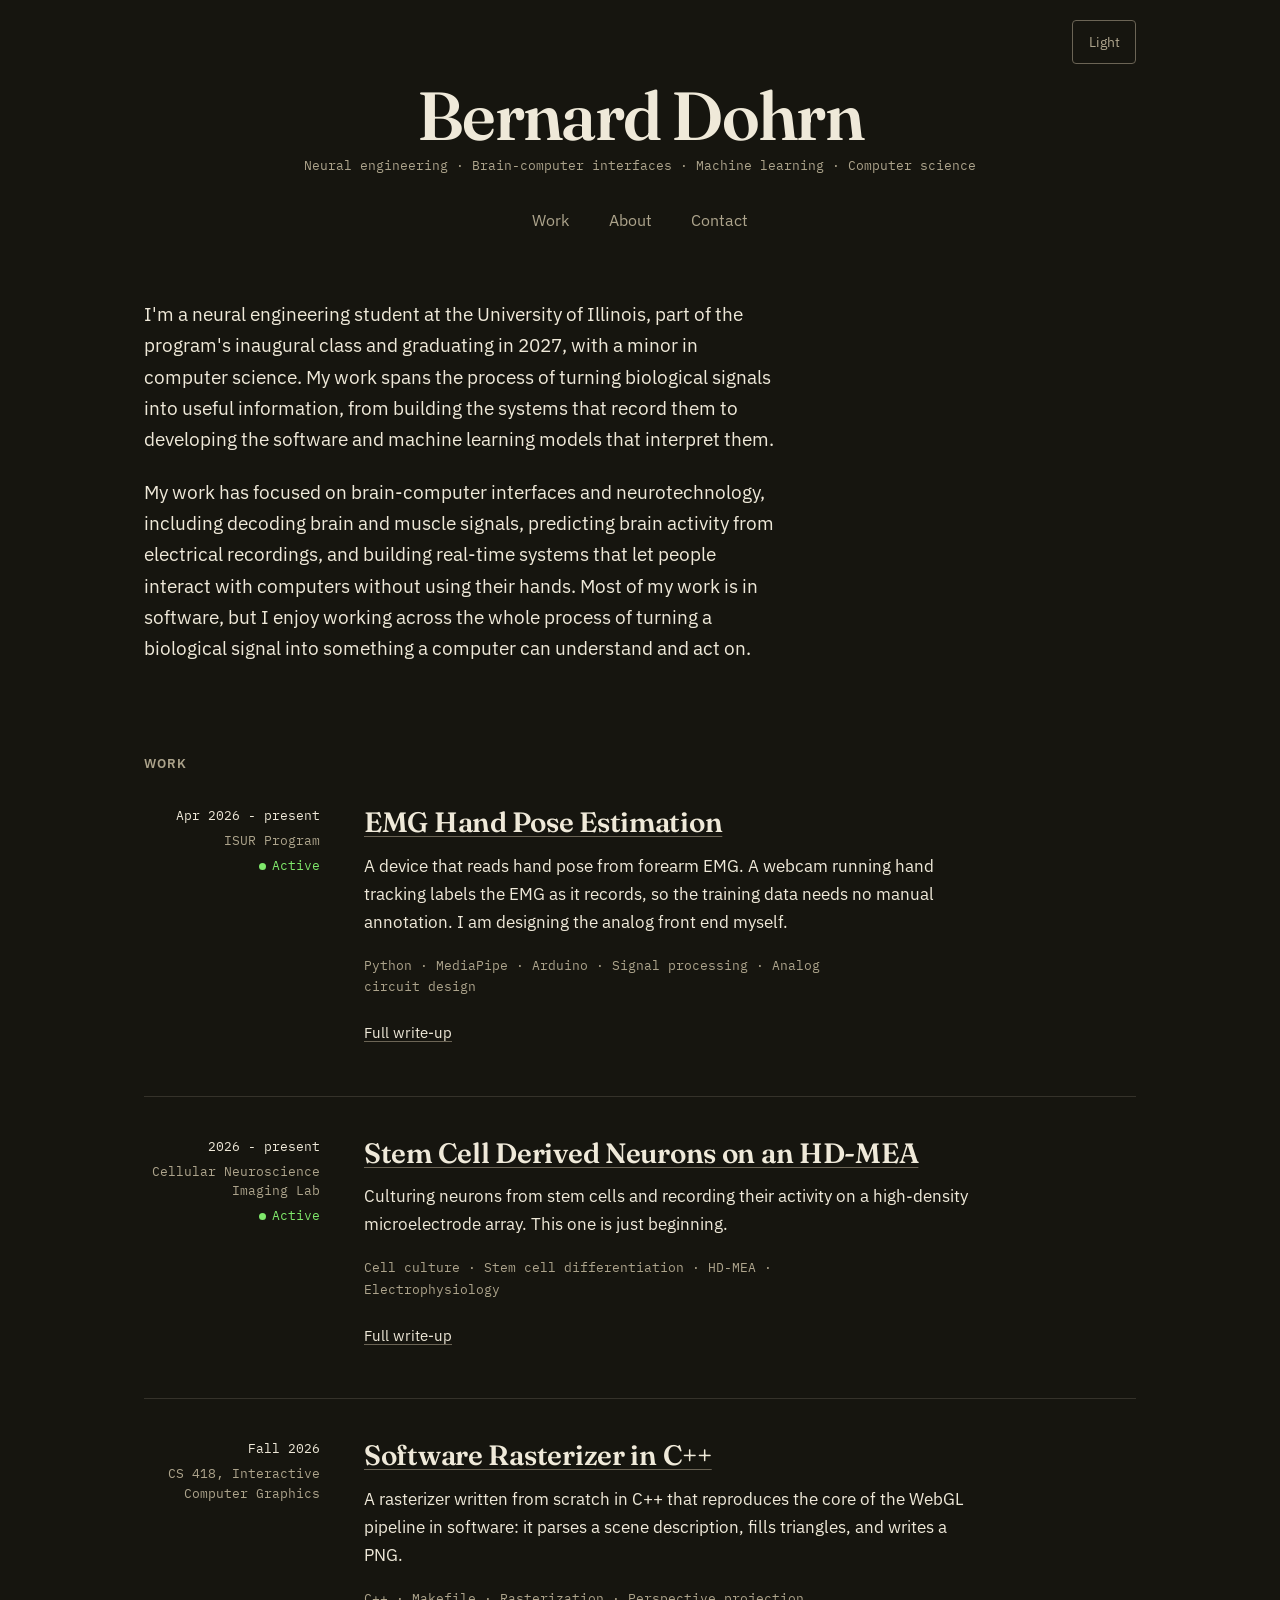
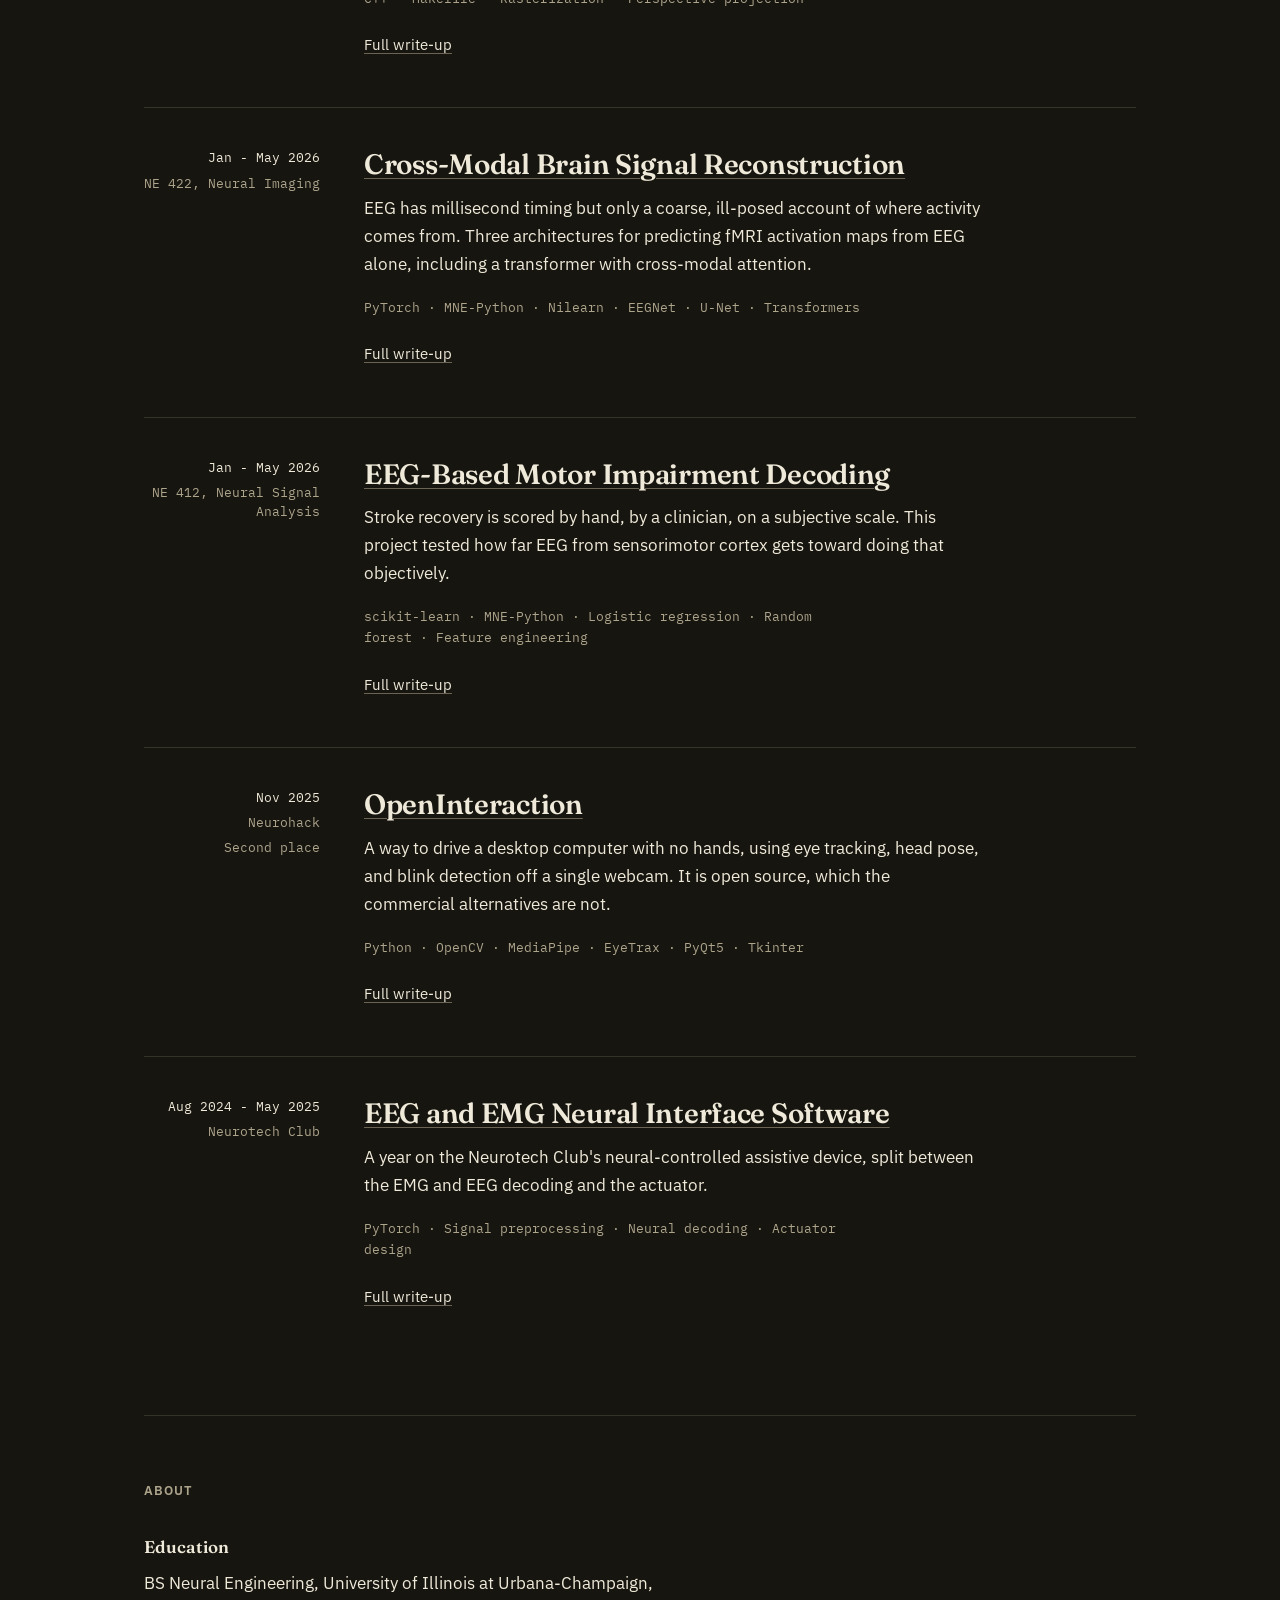
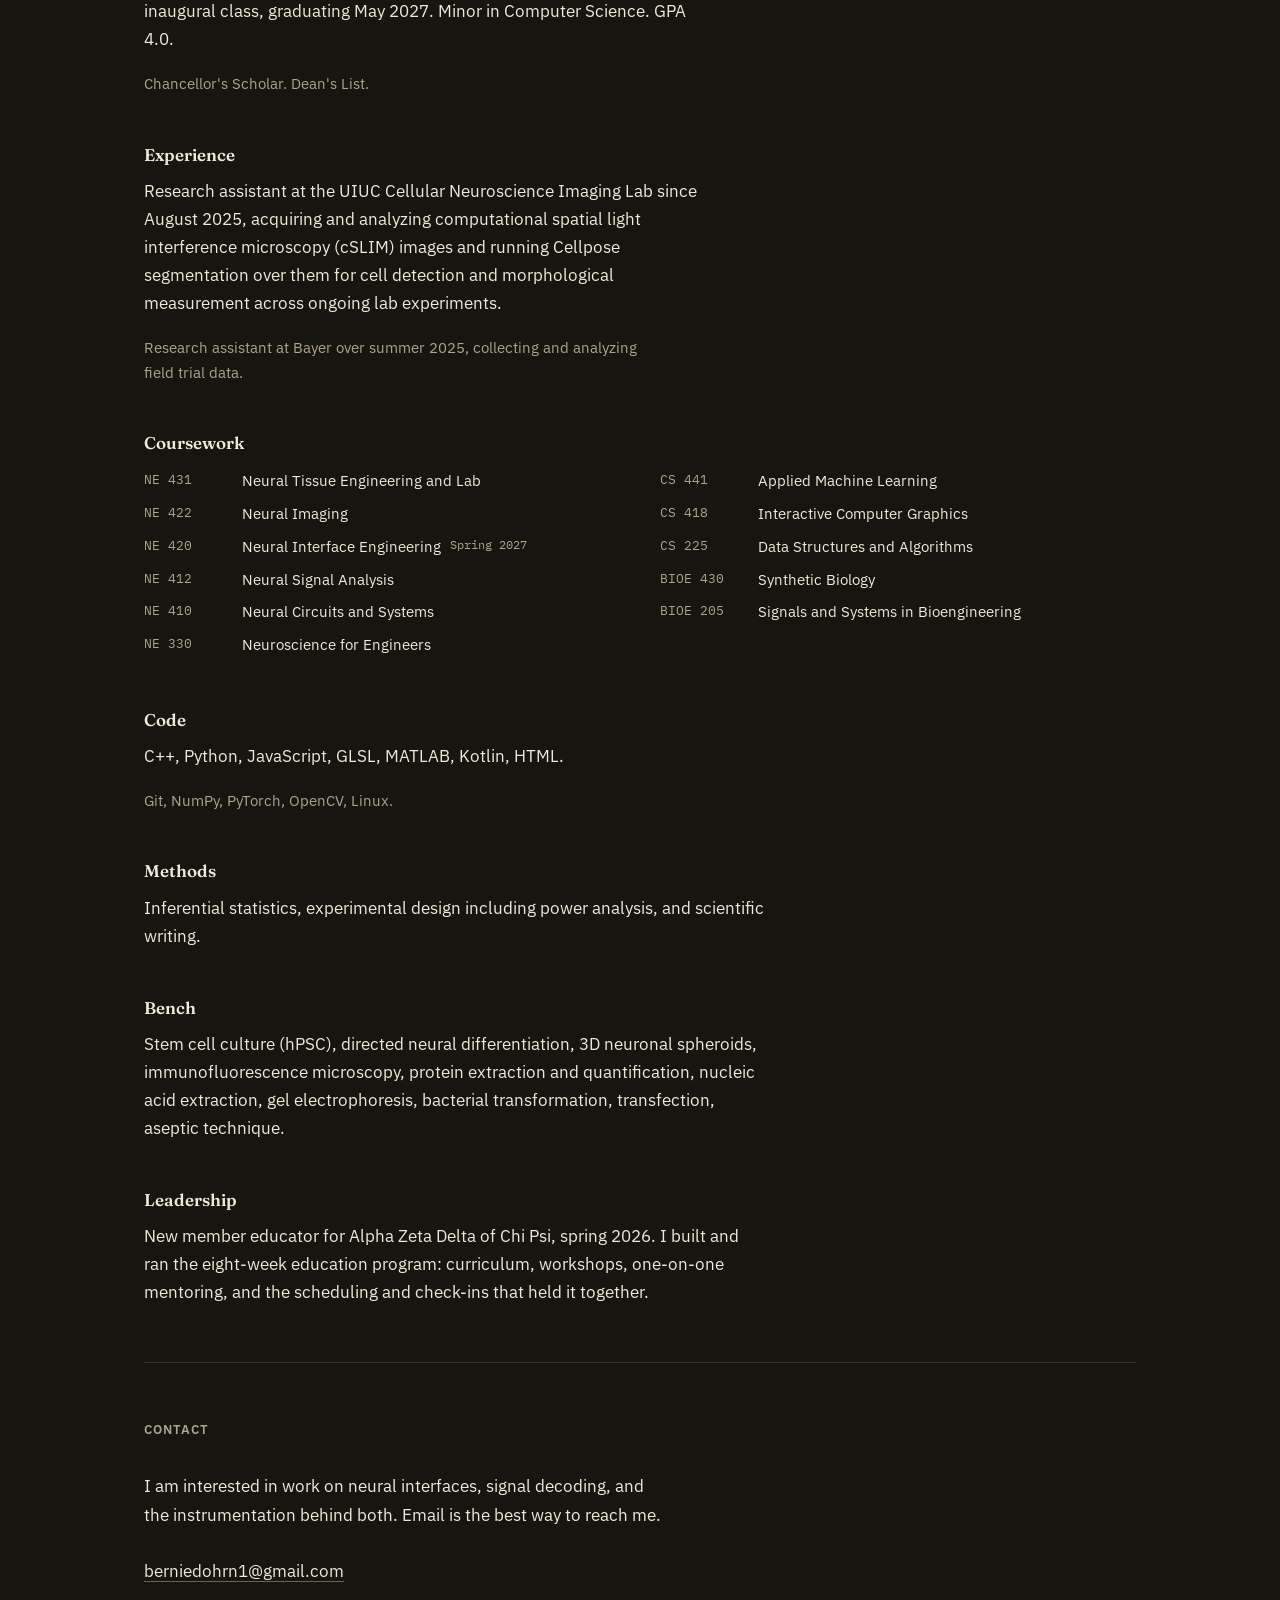
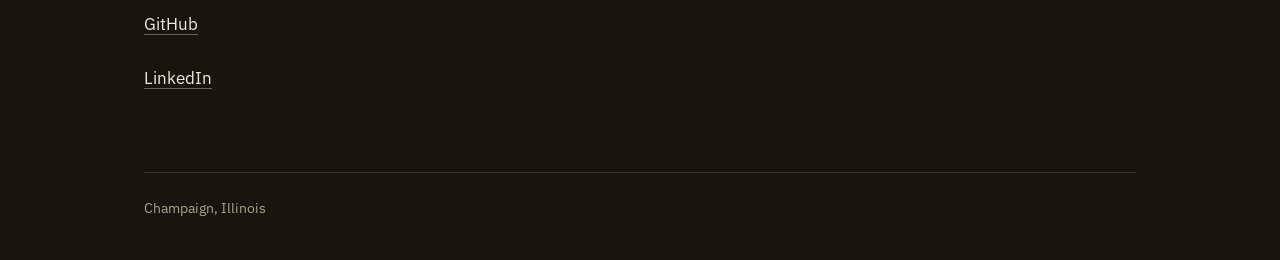
<file: index.html>
<!doctype html>
<html lang="en" id="top">
<head>
<meta charset="utf-8">
<meta name="viewport" content="width=device-width, initial-scale=1">
<title>Bernard Dohrn</title>
<meta name="description" content="Neural engineering at the University of Illinois. Work on EMG and EEG decoding, analog front-end design, hands-free interaction, and computer graphics.">

<!-- Applied before first paint so a saved light theme never flashes dark. -->
<script>
  try {
    var t = localStorage.getItem('theme');
    if (t === 'light' || t === 'dark') document.documentElement.dataset.theme = t;
  } catch (e) {}
</script>

<link rel="preconnect" href="https://fonts.googleapis.com">
<link rel="preconnect" href="https://fonts.gstatic.com" crossorigin>
<link rel="stylesheet" href="https://fonts.googleapis.com/css2?family=Fraunces:opsz,wght@9..144,500..700&family=IBM+Plex+Mono:wght@400;500&family=IBM+Plex+Sans:wght@400;500;600&display=swap">
<link rel="stylesheet" href="styles.css">
</head>
<body>

<a class="skip-link" href="#main">Skip to content</a>

<main id="main">

  <section class="intro" id="top">
    <button class="theme-toggle" type="button" id="theme-toggle" aria-label="Switch to light theme">Light</button>

    <div class="intro__identity">
      <h1 class="intro__name">Bernard Dohrn</h1>
      <p class="intro__disciplines">Neural engineering<span aria-hidden="true"> · </span>Brain-computer interfaces<span aria-hidden="true"> · </span>Machine learning<span aria-hidden="true"> · </span>Computer science</p>

      <nav class="hero-nav" aria-label="Sections">
        <a href="#work">Work</a>
        <a href="#about">About</a>
        <a href="#contact">Contact</a>
      </nav>
    </div>

    <p class="intro__lede">I'm a neural engineering student at the University of Illinois, part of the program's
      inaugural class and graduating in 2027, with a minor in computer science. My work spans
      the process of turning biological signals into useful information, from building the
      systems that record them to developing the software and machine learning models that
      interpret them.</p>
    <p class="intro__lede">My work has focused on brain-computer interfaces and neurotechnology, including decoding
      brain and muscle signals, predicting brain activity from electrical recordings, and
      building real-time systems that let people interact with computers without using their
      hands. Most of my work is in software, but I enjoy working across the whole process of
      turning a biological signal into something a computer can understand and act on.</p>
  </section>

  <section id="work" class="work" aria-labelledby="work-heading">
    <h2 id="work-heading" class="section-heading">Work</h2>

    <article class="entry entry--active">
      <div class="entry__rail">
        <p class="entry__dates">Apr 2026 - present</p>
        <p class="entry__context">ISUR Program</p>
        <p class="entry__status"><span class="entry__status-mark" aria-hidden="true"></span>Active</p>
      </div>
      <div class="entry__body">
        <h3 class="entry__title"><a href="emg-hand-pose.html">EMG Hand Pose Estimation</a></h3>
        <p>A device that reads hand pose from forearm EMG. A webcam running hand tracking labels the EMG
          as it records, so the training data needs no manual annotation. I am designing the
          analog front end myself.</p>
        <p class="entry__stack">Python<span aria-hidden="true"> · </span>MediaPipe<span aria-hidden="true"> · </span>Arduino<span aria-hidden="true"> · </span>Signal processing<span aria-hidden="true"> · </span>Analog circuit design</p>
        <p class="entry__links"><a href="emg-hand-pose.html">Full write-up</a></p>
      </div>
    </article>

    <article class="entry entry--active">
      <div class="entry__rail">
        <p class="entry__dates">2026 - present</p>
        <p class="entry__context">Cellular Neuroscience Imaging Lab</p>
        <p class="entry__status"><span class="entry__status-mark" aria-hidden="true"></span>Active</p>
      </div>
      <div class="entry__body">
        <h3 class="entry__title"><a href="neuron-culture-mea.html">Stem Cell Derived Neurons on an HD-MEA</a></h3>
        <p>Culturing neurons from stem cells and recording their activity on a high-density microelectrode
          array. This one is just beginning.</p>
        <p class="entry__stack">Cell culture<span aria-hidden="true"> · </span>Stem cell differentiation<span aria-hidden="true"> · </span>HD-MEA<span aria-hidden="true"> · </span>Electrophysiology</p>
        <p class="entry__links"><a href="neuron-culture-mea.html">Full write-up</a></p>
      </div>
    </article>

    <article class="entry">
      <div class="entry__rail">
        <p class="entry__dates">Fall 2026</p>
        <p class="entry__context">CS 418, Interactive Computer Graphics</p>
      </div>
      <div class="entry__body">
        <h3 class="entry__title"><a href="software-rasterizer.html">Software Rasterizer in C++</a></h3>
        <p>A rasterizer written from scratch in C++ that reproduces the core of the WebGL pipeline in
          software: it parses a scene description, fills triangles, and writes a PNG.</p>
        <p class="entry__stack">C++<span aria-hidden="true"> · </span>Makefile<span aria-hidden="true"> · </span>Rasterization<span aria-hidden="true"> · </span>Perspective projection</p>
        <p class="entry__links"><a href="software-rasterizer.html">Full write-up</a></p>
      </div>
    </article>

    <article class="entry">
      <div class="entry__rail">
        <p class="entry__dates">Jan - May 2026</p>
        <p class="entry__context">NE 422, Neural Imaging</p>
      </div>
      <div class="entry__body">
        <h3 class="entry__title"><a href="eeg-fmri-reconstruction.html">Cross-Modal Brain Signal Reconstruction</a></h3>
        <p>EEG has millisecond timing but only a coarse, ill-posed account of where activity comes from.
          Three architectures for predicting fMRI activation maps from EEG alone, including a
          transformer with cross-modal attention.</p>
        <p class="entry__stack">PyTorch<span aria-hidden="true"> · </span>MNE-Python<span aria-hidden="true"> · </span>Nilearn<span aria-hidden="true"> · </span>EEGNet<span aria-hidden="true"> · </span>U-Net<span aria-hidden="true"> · </span>Transformers</p>
        <p class="entry__links"><a href="eeg-fmri-reconstruction.html">Full write-up</a></p>
      </div>
    </article>

    <article class="entry">
      <div class="entry__rail">
        <p class="entry__dates">Jan - May 2026</p>
        <p class="entry__context">NE 412, Neural Signal Analysis</p>
      </div>
      <div class="entry__body">
        <h3 class="entry__title"><a href="motor-impairment-decoding.html">EEG-Based Motor Impairment Decoding</a></h3>
        <p>Stroke recovery is scored by hand, by a clinician, on a subjective scale. This project tested
          how far EEG from sensorimotor cortex gets toward doing that objectively.</p>
        <p class="entry__stack">scikit-learn<span aria-hidden="true"> · </span>MNE-Python<span aria-hidden="true"> · </span>Logistic regression<span aria-hidden="true"> · </span>Random forest<span aria-hidden="true"> · </span>Feature engineering</p>
        <p class="entry__links"><a href="motor-impairment-decoding.html">Full write-up</a></p>
      </div>
    </article>

    <article class="entry">
      <div class="entry__rail">
        <p class="entry__dates">Nov 2025</p>
        <p class="entry__context">Neurohack</p>
        <p class="entry__note">Second place</p>
      </div>
      <div class="entry__body">
        <h3 class="entry__title"><a href="openinteraction.html">OpenInteraction</a></h3>
        <p>A way to drive a desktop computer with no hands, using eye tracking, head pose, and blink
          detection off a single webcam. It is open source, which the commercial alternatives
          are not.</p>
        <p class="entry__stack">Python<span aria-hidden="true"> · </span>OpenCV<span aria-hidden="true"> · </span>MediaPipe<span aria-hidden="true"> · </span>EyeTrax<span aria-hidden="true"> · </span>PyQt5<span aria-hidden="true"> · </span>Tkinter</p>
        <p class="entry__links"><a href="openinteraction.html">Full write-up</a></p>
      </div>
    </article>

    <article class="entry">
      <div class="entry__rail">
        <p class="entry__dates">Aug 2024 - May 2025</p>
        <p class="entry__context">Neurotech Club</p>
      </div>
      <div class="entry__body">
        <h3 class="entry__title"><a href="neurotech-interface-software.html">EEG and EMG Neural Interface Software</a></h3>
        <p>A year on the Neurotech Club's neural-controlled assistive device, split between the EMG and
          EEG decoding and the actuator.</p>
        <p class="entry__stack">PyTorch<span aria-hidden="true"> · </span>Signal preprocessing<span aria-hidden="true"> · </span>Neural decoding<span aria-hidden="true"> · </span>Actuator design</p>
        <p class="entry__links"><a href="neurotech-interface-software.html">Full write-up</a></p>
      </div>
    </article>
  </section>

  <section id="about" class="about" aria-labelledby="about-heading">
    <h2 id="about-heading" class="section-heading">About</h2>

    <div class="about__grid">
      <div class="about__row">
        <h3 class="about__label">Education</h3>
        <div class="about__content">
          <p class="about__lead">BS Neural Engineering, University of Illinois at Urbana-Champaign, inaugural class, graduating
            May 2027. Minor in Computer Science. GPA 4.0.</p>
          <p class="about__aside">Chancellor's Scholar. Dean's List.</p>
        </div>
      </div>

      <div class="about__row">
        <h3 class="about__label">Experience</h3>
        <div class="about__content">
          <p class="about__lead">Research assistant at the UIUC Cellular Neuroscience Imaging Lab since August 2025, acquiring
            and analyzing computational spatial light interference microscopy (cSLIM) images and
            running Cellpose segmentation over them for cell detection and morphological
            measurement across ongoing lab experiments.</p>
          <p class="about__aside">Research assistant at Bayer over summer 2025, collecting and analyzing field trial data.</p>
        </div>
      </div>

      <div class="about__row">
        <h3 class="about__label">Coursework</h3>
        <div class="about__content">
          <ul class="about__list">
            <li><span class="code">NE 431</span> Neural Tissue Engineering and Lab</li>
            <li><span class="code">NE 422</span> Neural Imaging</li>
            <li><span class="code">NE 420</span> Neural Interface Engineering <span class="about__when">Spring 2027</span></li>
            <li><span class="code">NE 412</span> Neural Signal Analysis</li>
            <li><span class="code">NE 410</span> Neural Circuits and Systems</li>
            <li><span class="code">NE 330</span> Neuroscience for Engineers</li>
            <li><span class="code">CS 441</span> Applied Machine Learning</li>
            <li><span class="code">CS 418</span> Interactive Computer Graphics</li>
            <li><span class="code">CS 225</span> Data Structures and Algorithms</li>
            <li><span class="code">BIOE 430</span> Synthetic Biology</li>
            <li><span class="code">BIOE 205</span> Signals and Systems in Bioengineering</li>
          </ul>
        </div>
      </div>

      <div class="about__row">
        <h3 class="about__label">Code</h3>
        <div class="about__content">
          <p>C++, Python, JavaScript, GLSL, MATLAB, Kotlin, HTML.</p>
          <p class="about__aside">Git, NumPy, PyTorch, OpenCV, Linux.</p>
        </div>
      </div>

      <div class="about__row">
        <h3 class="about__label">Methods</h3>
        <div class="about__content">
          <p>Inferential statistics, experimental design including power analysis, and scientific
            writing.</p>
        </div>
      </div>

      <div class="about__row">
        <h3 class="about__label">Bench</h3>
        <div class="about__content">
          <p>Stem cell culture (hPSC), directed neural differentiation, 3D neuronal spheroids,
            immunofluorescence microscopy, protein extraction and quantification, nucleic acid
            extraction, gel electrophoresis, bacterial transformation, transfection, aseptic
            technique.</p>
        </div>
      </div>

      <div class="about__row">
        <h3 class="about__label">Leadership</h3>
        <div class="about__content">
          <p>New member educator for Alpha Zeta Delta of Chi Psi, spring 2026. I built and ran the
            eight-week education program: curriculum, workshops, one-on-one mentoring, and the
            scheduling and check-ins that held it together.</p>
        </div>
      </div>
    </div>
  </section>

  <section id="contact" class="contact" aria-labelledby="contact-heading">
    <h2 id="contact-heading" class="section-heading">Contact</h2>
    <p class="contact__lede">I am interested in work on neural interfaces, signal decoding, and the instrumentation
        behind both. Email is the best way to reach me.</p>
    <ul class="contact__list">
      <li><a href="mailto:berniedohrn1@gmail.com">berniedohrn1@gmail.com</a></li>
      <li><a href="https://github.com/BernieD04">GitHub</a></li>
      <li><a href="https://www.linkedin.com/in/bernard-dohrn/">LinkedIn</a></li>
    </ul>
  </section>

</main>

<footer class="footer">
  <div class="footer__inner">
    <p>Champaign, Illinois</p>
  </div>
</footer>

<script src="main.js"></script>
</body>
</html>
</file>
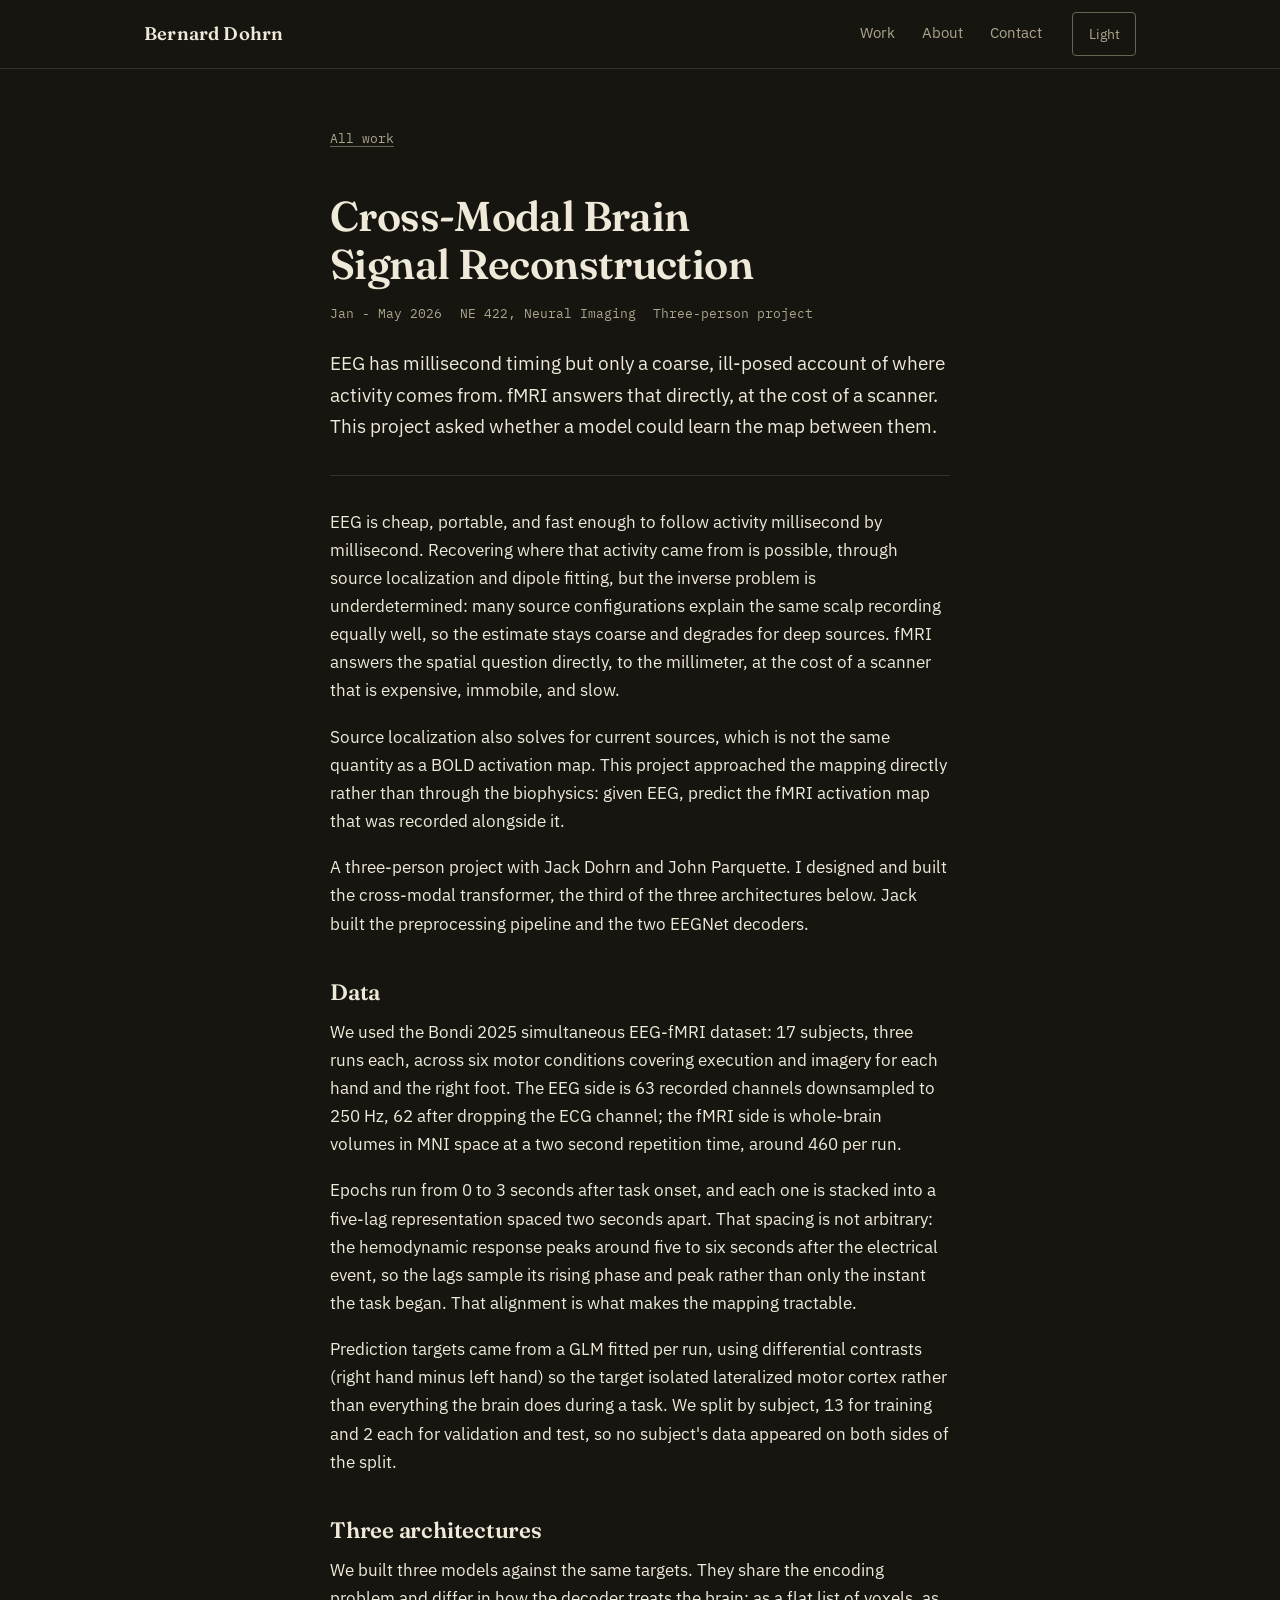
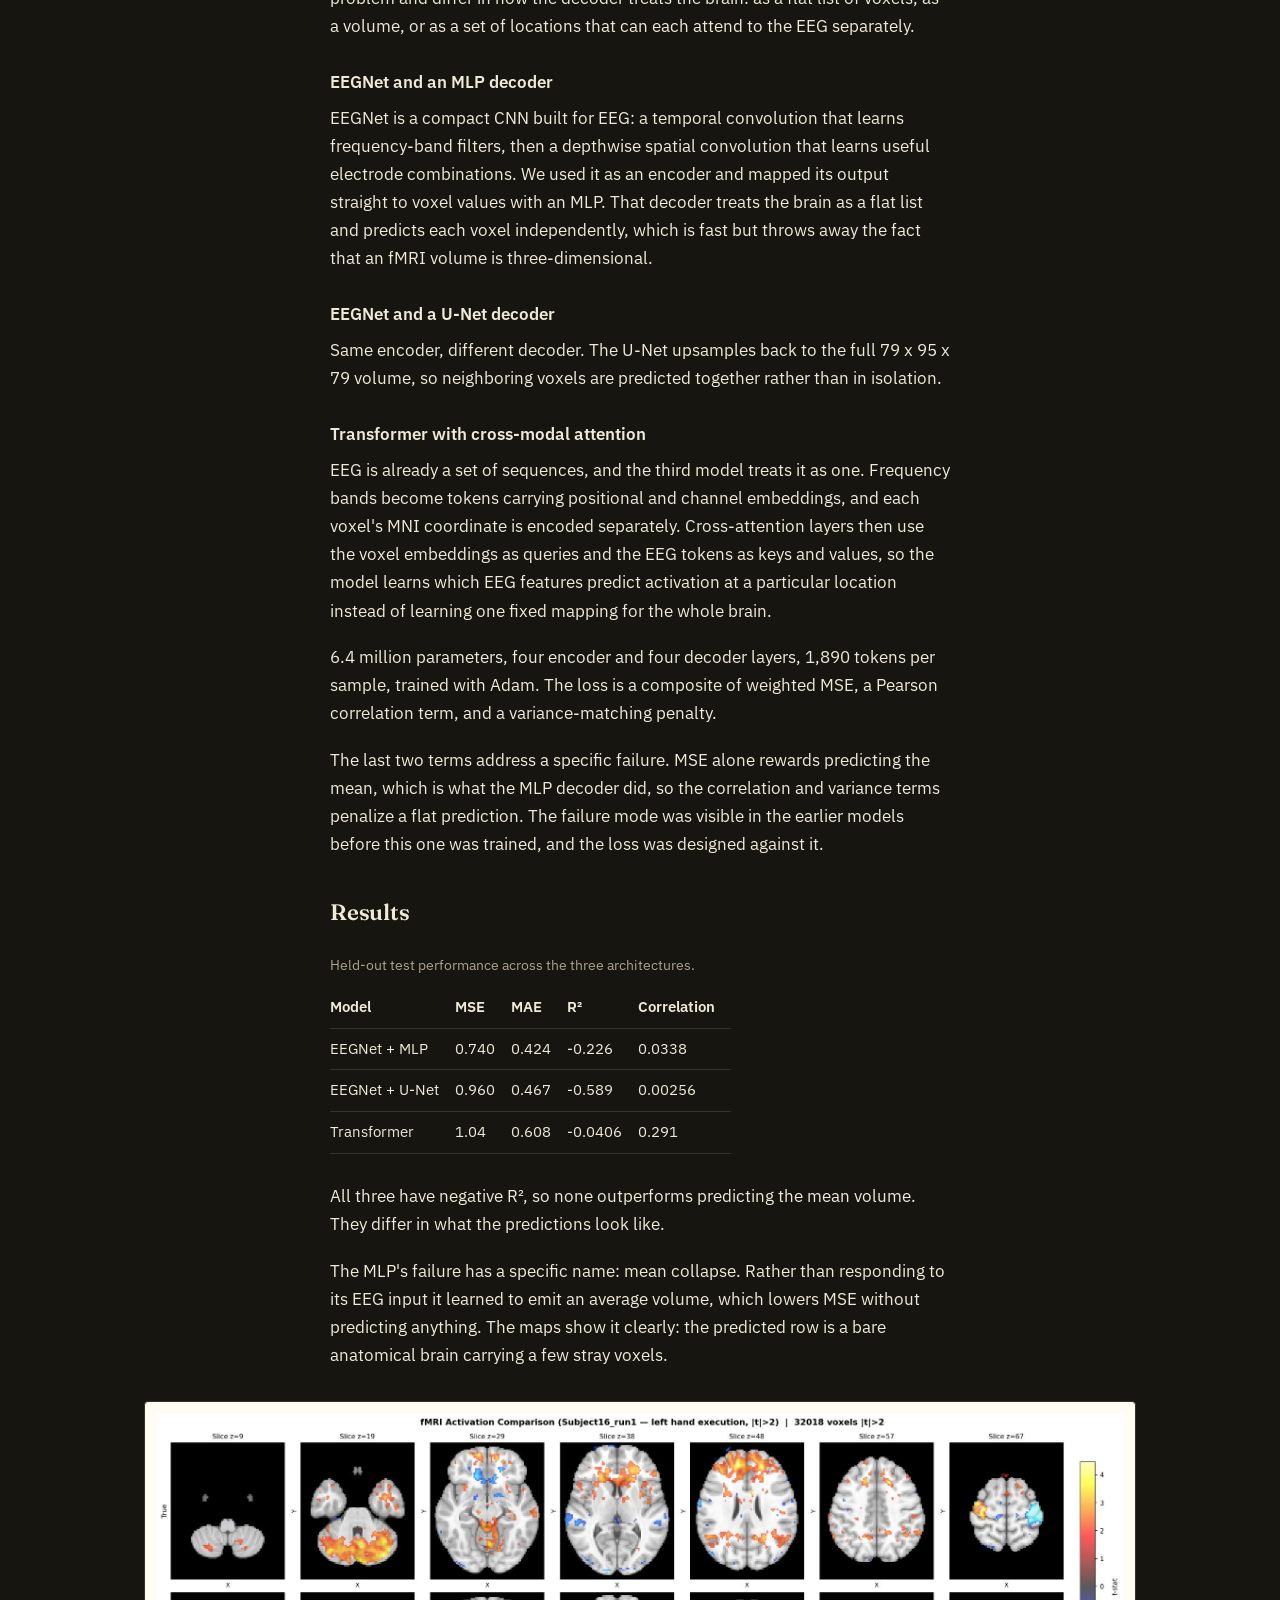
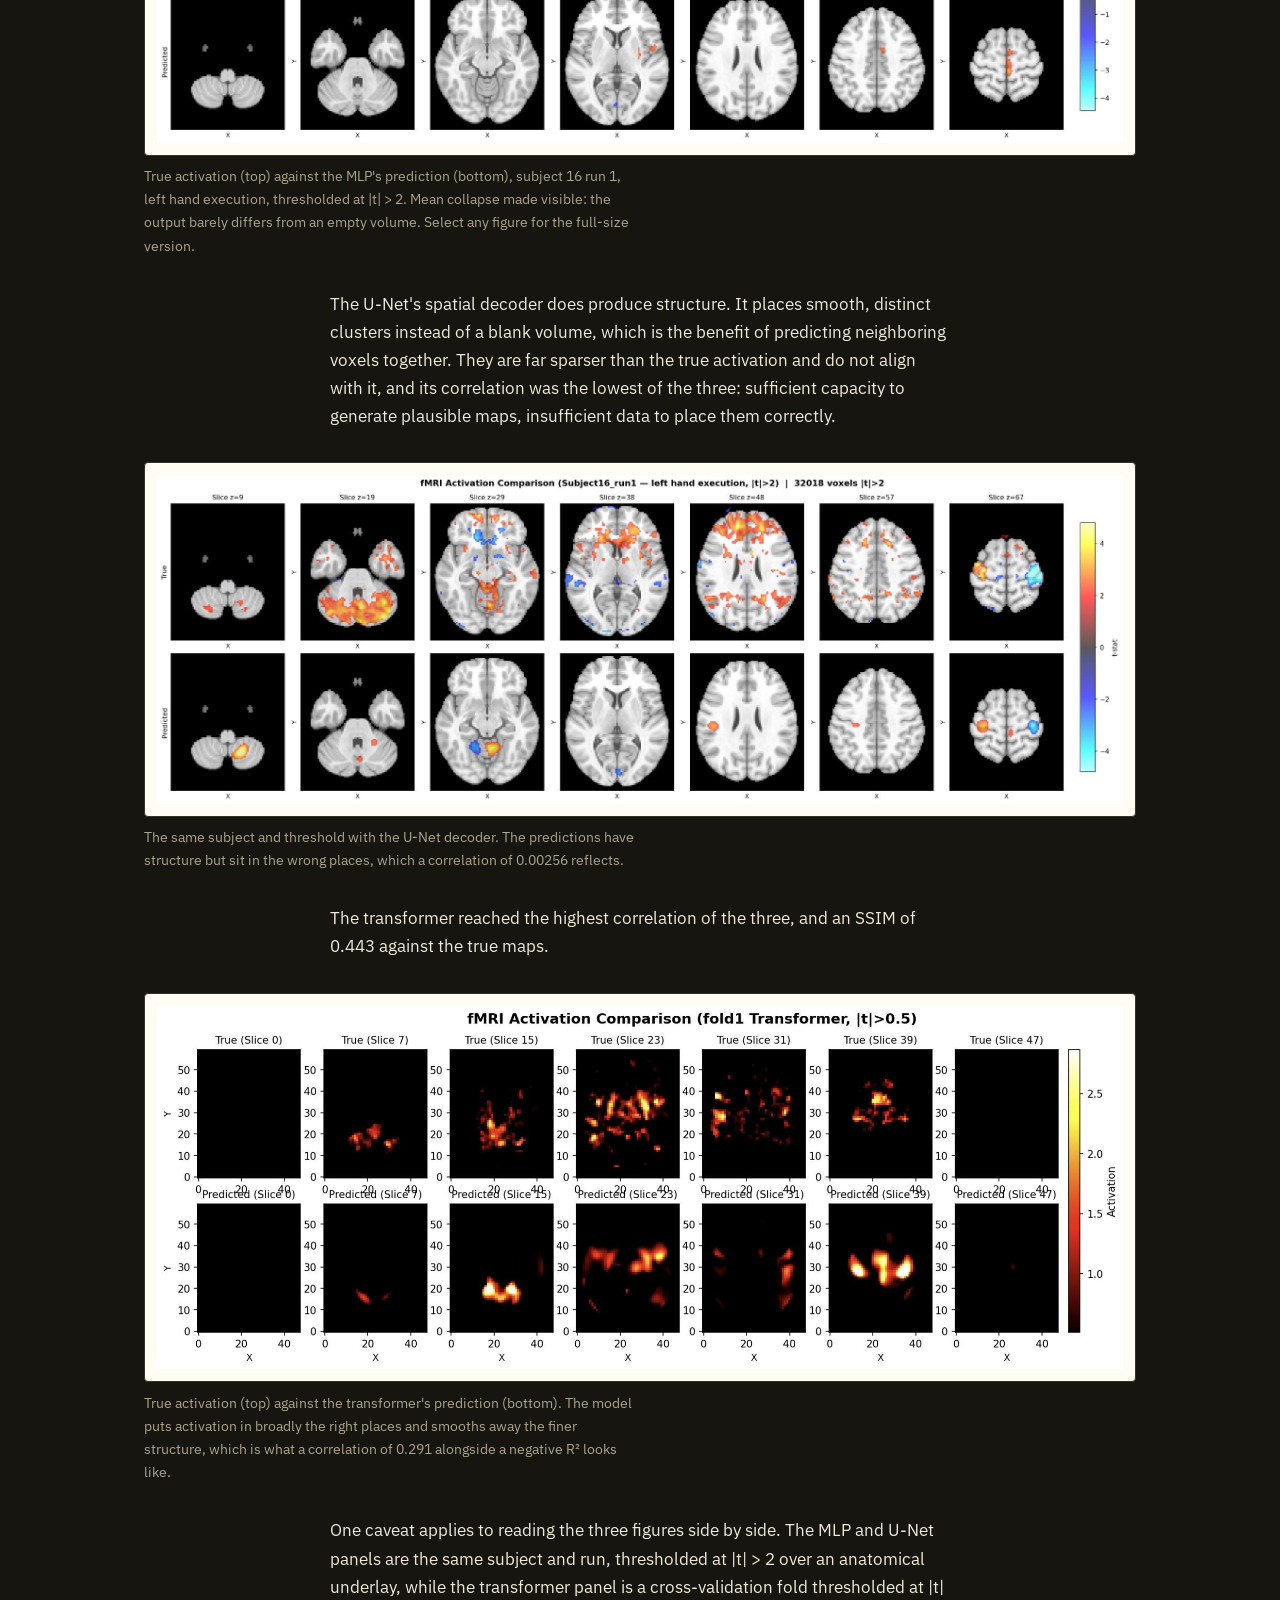
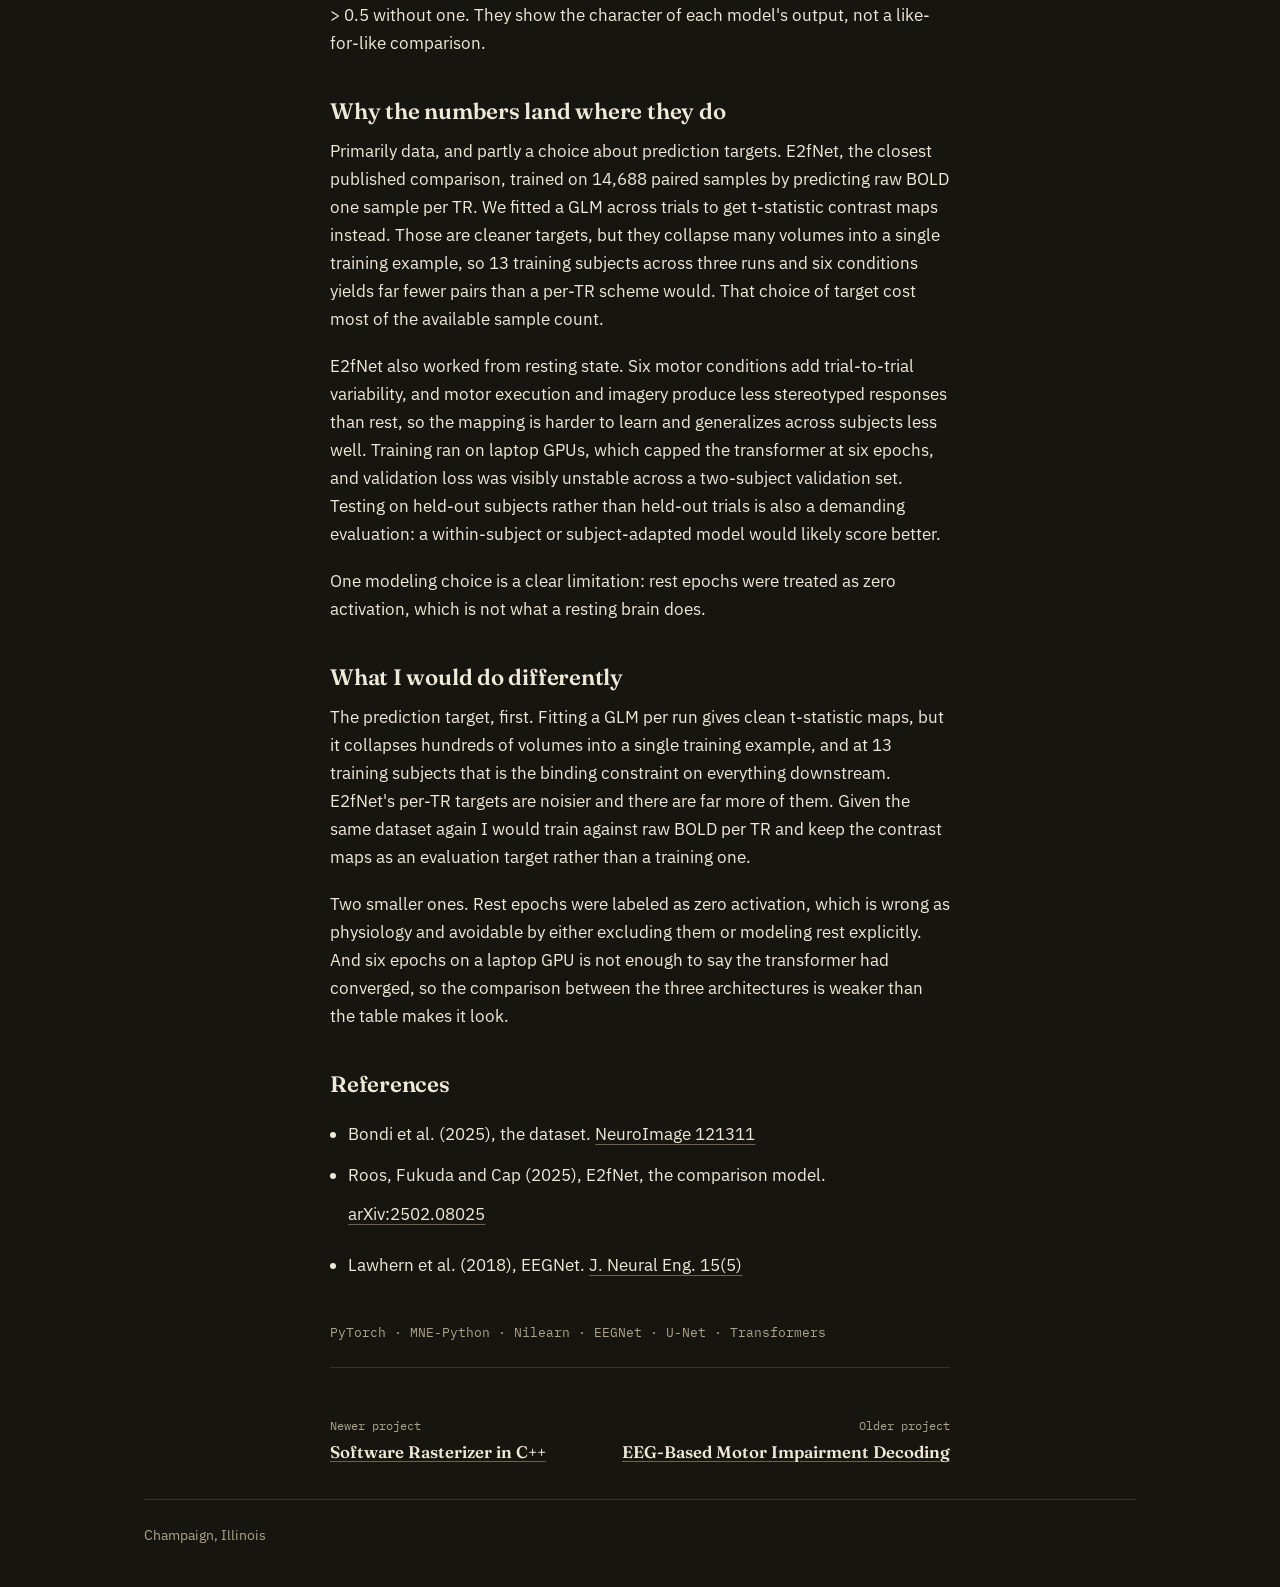
<file: eeg-fmri-reconstruction.html>
<!doctype html>
<html lang="en">
<head>
<meta charset="utf-8">
<meta name="viewport" content="width=device-width, initial-scale=1">
<title>Cross-Modal Brain Signal Reconstruction | Bernard Dohrn</title>
<meta name="description" content="Three architectures for predicting fMRI activation maps from EEG alone, including a transformer with cross-modal attention.">

<!-- Applied before first paint so a saved light theme never flashes dark. -->
<script>
  try {
    var t = localStorage.getItem('theme');
    if (t === 'light' || t === 'dark') document.documentElement.dataset.theme = t;
  } catch (e) {}
</script>

<link rel="preconnect" href="https://fonts.googleapis.com">
<link rel="preconnect" href="https://fonts.gstatic.com" crossorigin>
<link rel="stylesheet" href="https://fonts.googleapis.com/css2?family=Fraunces:opsz,wght@9..144,500..700&family=IBM+Plex+Mono:wght@400;500&family=IBM+Plex+Sans:wght@400;500;600&display=swap">
<link rel="stylesheet" href="styles.css">
</head>
<body>

<a class="skip-link" href="#main">Skip to content</a>

<header class="masthead" id="top">
  <div class="masthead__inner">
    <a class="masthead__name" href="index.html">Bernard Dohrn</a>
    <nav class="masthead__nav" aria-label="Sections">
      <a href="index.html#work">Work</a>
      <a href="index.html#about">About</a>
      <a href="index.html#contact">Contact</a>
      <button class="theme-toggle" type="button" id="theme-toggle" aria-label="Switch to light theme">Light</button>
    </nav>
  </div>
</header>

<main id="main">
  <article class="project">
    <p class="project__back"><a href="index.html#work">All work</a></p>

    <h1 class="project__title">Cross-Modal Brain Signal Reconstruction</h1>

    <p class="project__meta">
        <span class="project__meta-item">Jan - May 2026</span>
        <span class="project__meta-item">NE 422, Neural Imaging</span>
        <span class="project__meta-item">Three-person project</span>
      </p>

    <p class="project__lede">EEG has millisecond timing but only a coarse, ill-posed account of where activity comes from.
      fMRI answers that directly, at the cost of a scanner. This project asked whether a model
      could learn the map between them.</p>

    <div class="prose">
      <p>EEG is cheap, portable, and fast enough to follow activity millisecond by millisecond.
        Recovering where that activity came from is possible, through source localization and
        dipole fitting, but the inverse problem is underdetermined: many source configurations
        explain the same scalp recording equally well, so the estimate stays coarse and
        degrades for deep sources. fMRI answers the spatial question directly, to the
        millimeter, at the cost of a scanner that is expensive, immobile, and slow.</p>

      <p>Source localization also solves for current sources, which is not the same quantity as a BOLD
        activation map. This project approached the mapping directly rather than through the
        biophysics: given EEG, predict the fMRI activation map that was recorded alongside it.</p>

      <p>A three-person project with Jack Dohrn and John Parquette. I designed and built the
        cross-modal transformer, the third of the three architectures below. Jack built the
        preprocessing pipeline and the two EEGNet decoders.</p>

      <h2>Data</h2>

      <p>We used the Bondi 2025 simultaneous EEG-fMRI dataset: 17 subjects, three runs each, across six
        motor conditions covering execution and imagery for each hand and the right foot. The
        EEG side is 63 recorded channels downsampled to 250 Hz, 62 after dropping the ECG
        channel; the fMRI side is whole-brain volumes in MNI space at a two second repetition
        time, around 460 per run.</p>

      <p>Epochs run from 0 to 3 seconds after task onset, and each one is stacked into a five-lag
        representation spaced two seconds apart. That spacing is not arbitrary: the
        hemodynamic response peaks around five to six seconds after the electrical event, so
        the lags sample its rising phase and peak rather than only the instant the task began.
        That alignment is what makes the mapping tractable.</p>

      <p>Prediction targets came from a GLM fitted per run, using differential contrasts (right hand
        minus left hand) so the target isolated lateralized motor cortex rather than
        everything the brain does during a task. We split by subject, 13 for training and 2
        each for validation and test, so no subject's data appeared on both sides of the
        split.</p>

      <h2>Three architectures</h2>

      <p>We built three models against the same targets. They share the encoding problem and differ in
        how the decoder treats the brain: as a flat list of voxels, as a volume, or as a set
        of locations that can each attend to the EEG separately.</p>

      <h3>EEGNet and an MLP decoder</h3>

      <p>EEGNet is a compact CNN built for EEG: a temporal convolution that learns frequency-band
        filters, then a depthwise spatial convolution that learns useful electrode
        combinations. We used it as an encoder and mapped its output straight to voxel values
        with an MLP. That decoder treats the brain as a flat list and predicts each voxel
        independently, which is fast but throws away the fact that an fMRI volume is
        three-dimensional.</p>

      <h3>EEGNet and a U-Net decoder</h3>

      <p>Same encoder, different decoder. The U-Net upsamples back to the full 79 x 95 x 79 volume, so
        neighboring voxels are predicted together rather than in isolation.</p>

      <h3>Transformer with cross-modal attention</h3>

      <p>EEG is already a set of sequences, and the third model treats it as one. Frequency bands
        become tokens carrying positional and channel embeddings, and each voxel's MNI
        coordinate is encoded separately. Cross-attention layers then use the voxel embeddings
        as queries and the EEG tokens as keys and values, so the model learns which EEG
        features predict activation at a particular location instead of learning one fixed
        mapping for the whole brain.</p>

      <p>6.4 million parameters, four encoder and four decoder layers, 1,890 tokens per sample, trained
        with Adam. The loss is a composite of weighted MSE, a Pearson correlation term, and a
        variance-matching penalty.</p>

      <p>The last two terms address a specific failure. MSE alone rewards predicting the mean, which is
        what the MLP decoder did, so the correlation and variance terms penalize a flat
        prediction. The failure mode was visible in the earlier models before this one was
        trained, and the loss was designed against it.</p>

      <h2>Results</h2>

      <table>
        <caption>Held-out test performance across the three architectures.</caption>
        <thead>
          <tr>
            <th scope="col">Model</th>
            <th scope="col">MSE</th>
            <th scope="col">MAE</th>
            <th scope="col">R&sup2;</th>
            <th scope="col">Correlation</th>
          </tr>
        </thead>
        <tbody>
          <tr><td>EEGNet + MLP</td><td>0.740</td><td>0.424</td><td>-0.226</td><td>0.0338</td></tr>
          <tr><td>EEGNet + U-Net</td><td>0.960</td><td>0.467</td><td>-0.589</td><td>0.00256</td></tr>
          <tr><td>Transformer</td><td>1.04</td><td>0.608</td><td>-0.0406</td><td>0.291</td></tr>
        </tbody>
      </table>

      <p>All three have negative R&sup2;, so none outperforms predicting the mean volume. They differ
        in what the predictions look like.</p>

      <p>The MLP's failure has a specific name: mean collapse. Rather than responding to its EEG input
        it learned to emit an average volume, which lowers MSE without predicting anything.
        The maps show it clearly: the predicted row is a bare anatomical brain carrying a few
        stray voxels.</p>

      <figure>
        <a class="plate" href="images/eeg-fmri-mlp-activation.jpg">
          <img src="images/eeg-fmri-mlp-activation.jpg" width="2048" height="697" loading="lazy" decoding="async"
               alt="Two rows of seven axial brain slices on an anatomical underlay. The top row, true fMRI activation, is densely covered with orange and blue clusters. The bottom row, the MLP's prediction, is almost entirely bare, carrying only two or three small specks of activation across all seven slices.">
        </a>
        <figcaption>True activation (top) against the MLP's prediction (bottom), subject
          16 run 1, left hand execution, thresholded at |t| &gt; 2. Mean collapse made visible: the output barely differs from an empty volume. Select any figure for
          the full-size version.</figcaption>
      </figure>

      <p>The U-Net's spatial decoder does produce structure. It places smooth, distinct clusters
        instead of a blank volume, which is the benefit of predicting neighboring voxels
        together. They are far sparser than the true activation and do not align with it, and
        its correlation was the lowest of the three: sufficient capacity to generate plausible
        maps, insufficient data to place them correctly.</p>

      <figure>
        <a class="plate" href="images/eeg-fmri-unet-activation.jpg">
          <img src="images/eeg-fmri-unet-activation.jpg" width="2048" height="697" loading="lazy" decoding="async"
               alt="The same seven axial slices and the same densely activated true row. The bottom row, the U-Net's prediction, shows roughly six isolated smooth blobs across the seven slices, far sparser than the true maps and in different locations.">
        </a>
        <figcaption>The same subject and threshold with the U-Net decoder. The predictions
          have structure but sit in the wrong places, which a correlation of 0.00256
          reflects.</figcaption>
      </figure>

      <p>The transformer reached the highest correlation of the three, and an SSIM of 0.443 against the
        true maps.</p>

      <figure>
        <a class="plate" href="images/eeg-fmri-transformer-activation.jpg">
          <img src="images/eeg-fmri-transformer-activation.jpg" width="1871" height="705" loading="lazy" decoding="async"
               alt="Two rows of seven axial brain slices on a black background. The top row is true fMRI activation, the bottom row is the transformer's prediction. Predicted activation falls in broadly the same regions but appears as smoother, larger blobs, and the empty end slices stay empty in both rows.">
        </a>
        <figcaption>True activation (top) against the transformer's prediction (bottom).
          The model puts activation in broadly the right places and smooths away the finer
          structure, which is what a correlation of 0.291 alongside a negative R&sup2;
          looks like.</figcaption>
      </figure>

      <p>One caveat applies to reading the three figures side by side. The MLP and U-Net panels are the
        same subject and run, thresholded at |t| &gt; 2 over an anatomical underlay, while the
        transformer panel is a cross-validation fold thresholded at |t| &gt; 0.5 without one.
        They show the character of each model's output, not a like-for-like comparison.</p>

      <h2>Why the numbers land where they do</h2>

      <p>Primarily data, and partly a choice about prediction targets. E2fNet, the closest published
        comparison, trained on 14,688 paired samples by predicting raw BOLD one sample per TR.
        We fitted a GLM across trials to get t-statistic contrast maps instead. Those are
        cleaner targets, but they collapse many volumes into a single training example, so 13
        training subjects across three runs and six conditions yields far fewer pairs than a
        per-TR scheme would. That choice of target cost most of the available sample count.</p>

      <p>E2fNet also worked from resting state. Six motor conditions add trial-to-trial variability,
        and motor execution and imagery produce less stereotyped responses than rest, so the
        mapping is harder to learn and generalizes across subjects less well. Training ran on
        laptop GPUs, which capped the transformer at six epochs, and validation loss was
        visibly unstable across a two-subject validation set. Testing on held-out subjects
        rather than held-out trials is also a demanding evaluation: a within-subject or
        subject-adapted model would likely score better.</p>

      <p>One modeling choice is a clear limitation: rest epochs were treated as zero activation, which
        is not what a resting brain does.</p>

      <h2>What I would do differently</h2>

      <p>The prediction target, first. Fitting a GLM per run gives clean t-statistic maps, but it
        collapses hundreds of volumes into a single training example, and at 13 training
        subjects that is the binding constraint on everything downstream. E2fNet's per-TR
        targets are noisier and there are far more of them. Given the same dataset again I
        would train against raw BOLD per TR and keep the contrast maps as an evaluation
        target rather than a training one.</p>

      <p>Two smaller ones. Rest epochs were labeled as zero activation, which is wrong as physiology
        and avoidable by either excluding them or modeling rest explicitly. And six epochs on
        a laptop GPU is not enough to say the transformer had converged, so the comparison
        between the three architectures is weaker than the table makes it look.</p>

      <h2>References</h2>

      <ul>
        <li>Bondi et al. (2025), the dataset.
          <a href="https://doi.org/10.1016/j.neuroimage.2025.121311">NeuroImage 121311</a></li>
        <li>Roos, Fukuda and Cap (2025), E2fNet, the comparison model.
          <a href="https://arxiv.org/abs/2502.08025">arXiv:2502.08025</a></li>
        <li>Lawhern et al. (2018), EEGNet.
          <a href="https://doi.org/10.1088/1741-2552/aace8c">J. Neural Eng. 15(5)</a></li>
      </ul>

    </div>

    <p class="project__stack">PyTorch<span aria-hidden="true"> · </span>MNE-Python<span aria-hidden="true"> · </span>Nilearn<span aria-hidden="true"> · </span>EEGNet<span aria-hidden="true"> · </span>U-Net<span aria-hidden="true"> · </span>Transformers</p>
  </article>

  <nav class="pager" aria-label="Other projects">
        <a class="pager__link" href="software-rasterizer.html">
          <span class="pager__dir">Newer project</span>
          <span class="pager__title">Software Rasterizer in C++</span>
        </a>
        <a class="pager__link pager__link--older" href="motor-impairment-decoding.html">
          <span class="pager__dir">Older project</span>
          <span class="pager__title">EEG-Based Motor Impairment Decoding</span>
        </a>
  </nav>
</main>

<footer class="footer">
  <div class="footer__inner">
    <p>Champaign, Illinois</p>
  </div>
</footer>

<script src="main.js"></script>
</body>
</html>
</file>
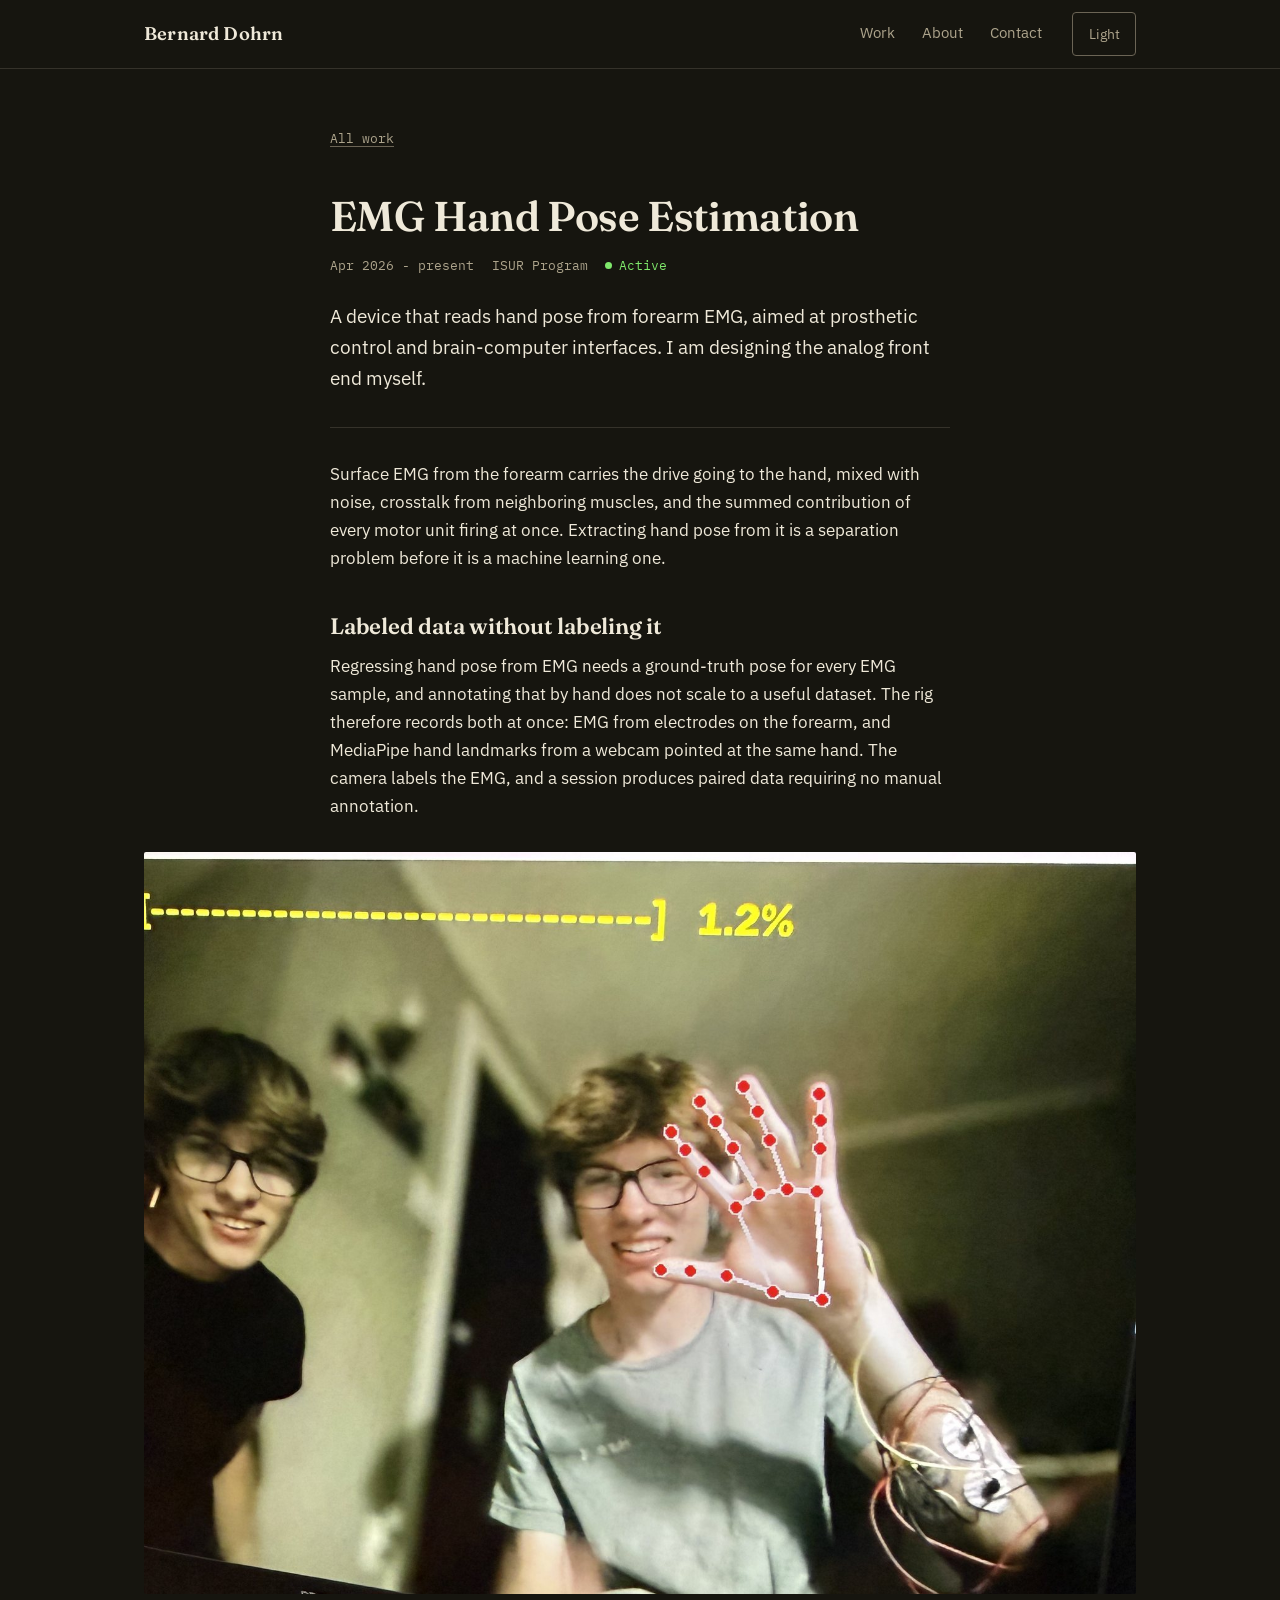
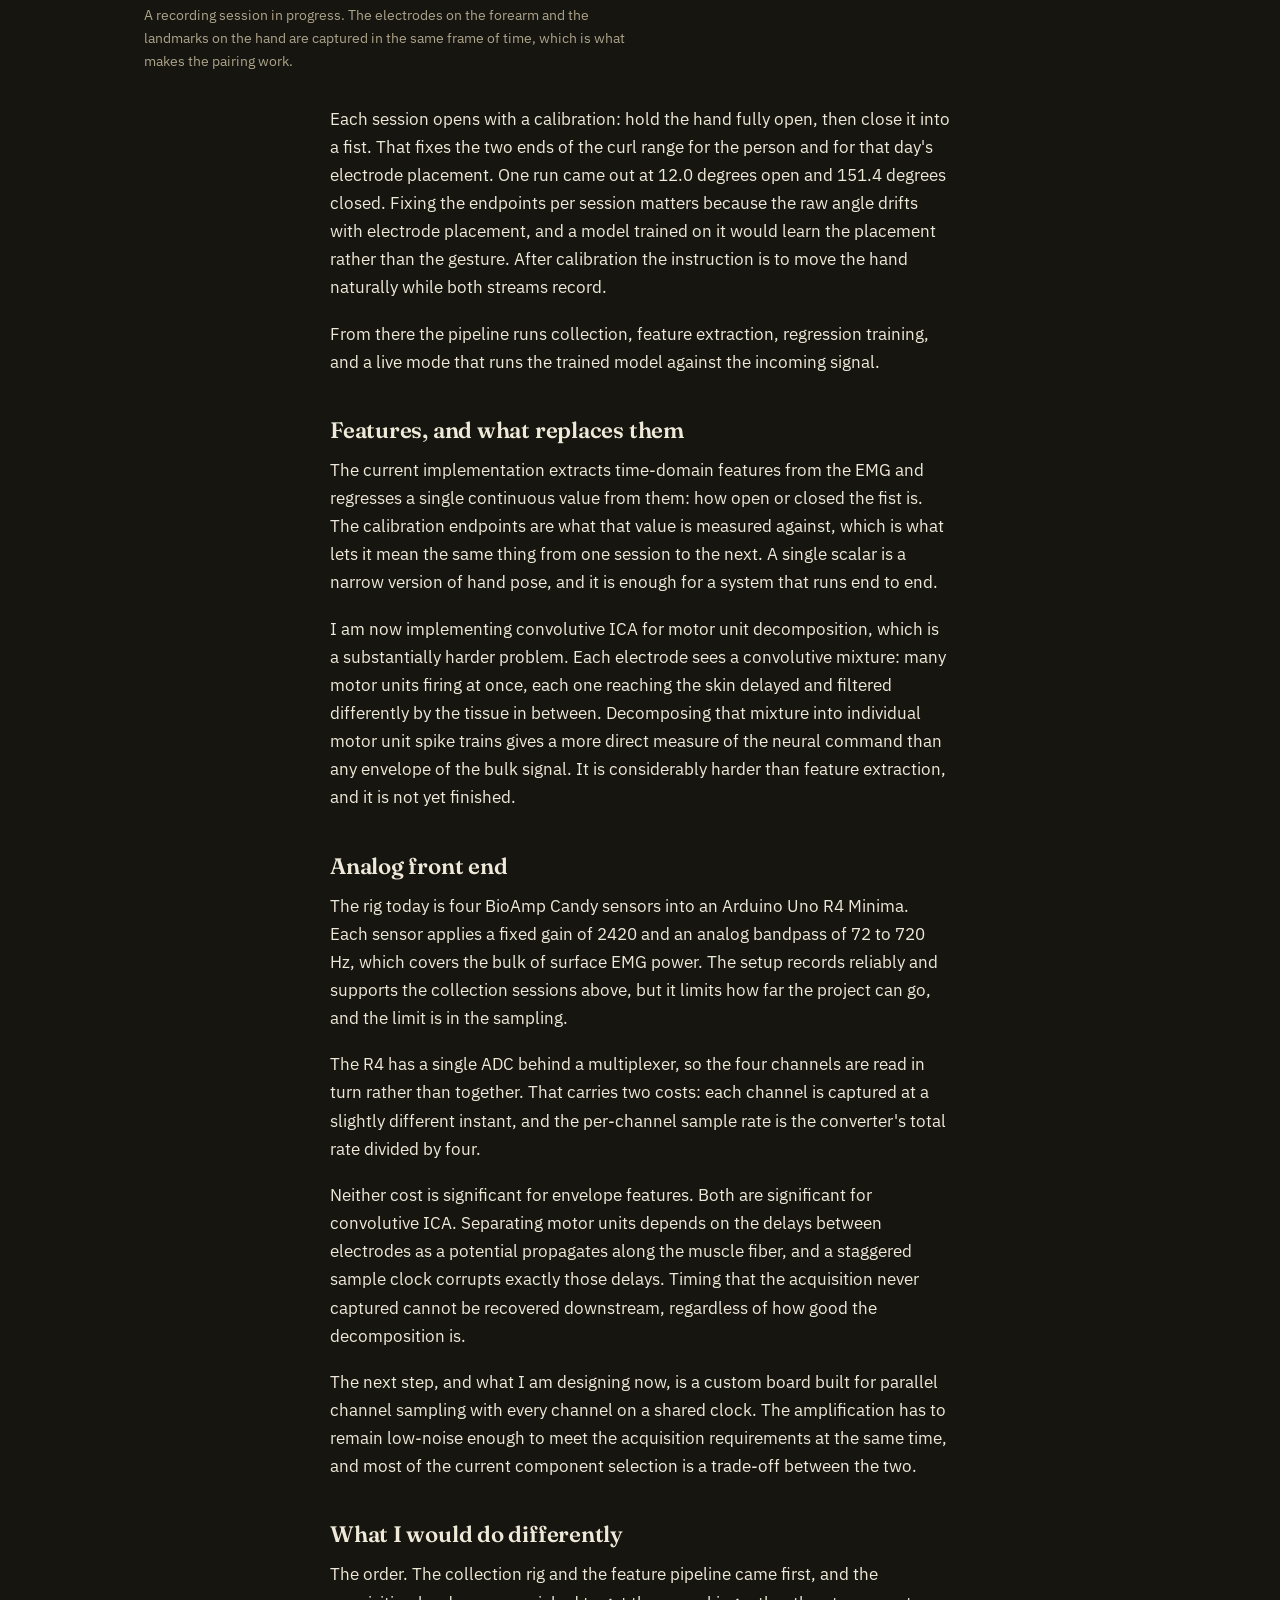
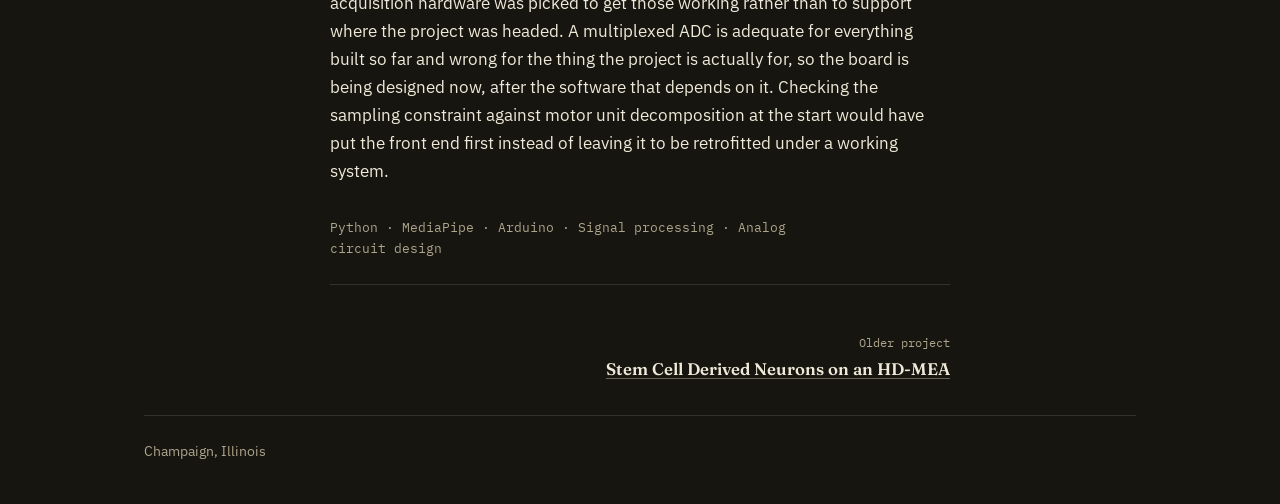
<file: emg-hand-pose.html>
<!doctype html>
<html lang="en">
<head>
<meta charset="utf-8">
<meta name="viewport" content="width=device-width, initial-scale=1">
<title>EMG Hand Pose Estimation | Bernard Dohrn</title>
<meta name="description" content="Reading hand pose from forearm EMG. A webcam running hand tracking labels the EMG as it records, so the training data needs no manual annotation.">

<!-- Applied before first paint so a saved light theme never flashes dark. -->
<script>
  try {
    var t = localStorage.getItem('theme');
    if (t === 'light' || t === 'dark') document.documentElement.dataset.theme = t;
  } catch (e) {}
</script>

<link rel="preconnect" href="https://fonts.googleapis.com">
<link rel="preconnect" href="https://fonts.gstatic.com" crossorigin>
<link rel="stylesheet" href="https://fonts.googleapis.com/css2?family=Fraunces:opsz,wght@9..144,500..700&family=IBM+Plex+Mono:wght@400;500&family=IBM+Plex+Sans:wght@400;500;600&display=swap">
<link rel="stylesheet" href="styles.css">
</head>
<body>

<a class="skip-link" href="#main">Skip to content</a>

<header class="masthead" id="top">
  <div class="masthead__inner">
    <a class="masthead__name" href="index.html">Bernard Dohrn</a>
    <nav class="masthead__nav" aria-label="Sections">
      <a href="index.html#work">Work</a>
      <a href="index.html#about">About</a>
      <a href="index.html#contact">Contact</a>
      <button class="theme-toggle" type="button" id="theme-toggle" aria-label="Switch to light theme">Light</button>
    </nav>
  </div>
</header>

<main id="main">
  <article class="project">
    <p class="project__back"><a href="index.html#work">All work</a></p>

    <h1 class="project__title">EMG Hand Pose Estimation</h1>

    <p class="project__meta">
        <span class="project__meta-item">Apr 2026 - present</span>
        <span class="project__meta-item">ISUR Program</span>
        <span class="project__status"><span class="entry__status-mark" aria-hidden="true"></span>Active</span>
      </p>

    <p class="project__lede">A device that reads hand pose from forearm EMG, aimed at prosthetic control and brain-computer
      interfaces. I am designing the analog front end myself.</p>

    <div class="prose">
      <p>Surface EMG from the forearm carries the drive going to the hand, mixed with noise, crosstalk
        from neighboring muscles, and the summed contribution of every motor unit firing at
        once. Extracting hand pose from it is a separation problem before it is a machine
        learning one.</p>

      <h2>Labeled data without labeling it</h2>

      <p>Regressing hand pose from EMG needs a ground-truth pose for every EMG sample, and annotating
        that by hand does not scale to a useful dataset. The rig therefore records both at
        once: EMG from electrodes on the forearm, and MediaPipe hand landmarks from a webcam
        pointed at the same hand. The camera labels the EMG, and a session produces paired
        data requiring no manual annotation.</p>

      <figure>
        <a href="images/emg-data-collection.jpg">
          <img src="images/emg-data-collection.jpg" width="1600" height="1197" loading="lazy" decoding="async"
               alt="A monitor showing the data collection app. A person sits in front of a webcam with adhesive EMG electrodes and trailing wires taped to their forearm, holding one hand up to the camera. MediaPipe hand landmarks are drawn over that hand as red dots joined by white lines. A progress bar across the top reads 1.2 percent, and a second person stands beside them.">
        </a>
        <figcaption>A recording session in progress. The electrodes on the forearm and the
          landmarks on the hand are captured in the same frame of time, which is what makes
          the pairing work.</figcaption>
      </figure>

      <p>Each session opens with a calibration: hold the hand fully open, then close it into a fist.
        That fixes the two ends of the curl range for the person and for that day's electrode
        placement. One run came out at 12.0 degrees open and 151.4 degrees closed. Fixing the
        endpoints per session matters because the raw angle drifts with electrode placement,
        and a model trained on it would learn the placement rather than the gesture. After
        calibration the instruction is to move the hand naturally while both streams record.</p>

      <p>From there the pipeline runs collection, feature extraction, regression training, and a live
        mode that runs the trained model against the incoming signal.</p>

      <h2>Features, and what replaces them</h2>

      <p>The current implementation extracts time-domain features from the EMG and regresses a single
        continuous value from them: how open or closed the fist is. The calibration endpoints
        are what that value is measured against, which is what lets it mean the same thing
        from one session to the next. A single scalar is a narrow version of hand pose, and it
        is enough for a system that runs end to end.</p>

      <p>I am now implementing convolutive ICA for motor unit decomposition, which is a substantially
        harder problem. Each electrode sees a convolutive mixture: many motor units firing at
        once, each one reaching the skin delayed and filtered differently by the tissue in
        between. Decomposing that mixture into individual motor unit spike trains gives a more
        direct measure of the neural command than any envelope of the bulk signal. It is
        considerably harder than feature extraction, and it is not yet finished.</p>

      <h2>Analog front end</h2>

      <p>The rig today is four BioAmp Candy sensors into an Arduino Uno R4 Minima. Each sensor applies
        a fixed gain of 2420 and an analog bandpass of 72 to 720 Hz, which covers the bulk of
        surface EMG power. The setup records reliably and supports the collection sessions
        above, but it limits how far the project can go, and the limit is in the sampling.</p>

      <p>The R4 has a single ADC behind a multiplexer, so the four channels are read in turn rather
        than together. That carries two costs: each channel is captured at a slightly
        different instant, and the per-channel sample rate is the converter's total rate
        divided by four.</p>

      <p>Neither cost is significant for envelope features. Both are significant for convolutive ICA.
        Separating motor units depends on the delays between electrodes as a potential
        propagates along the muscle fiber, and a staggered sample clock corrupts exactly those
        delays. Timing that the acquisition never captured cannot be recovered downstream,
        regardless of how good the decomposition is.</p>

      <p>The next step, and what I am designing now, is a custom board built for parallel channel
        sampling with every channel on a shared clock. The amplification has to remain
        low-noise enough to meet the acquisition requirements at the same time, and most of
        the current component selection is a trade-off between the two.</p>

      <h2>What I would do differently</h2>

      <p>The order. The collection rig and the feature pipeline came first, and the acquisition
        hardware was picked to get those working rather than to support where the project was
        headed. A multiplexed ADC is adequate for everything built so far and wrong for the
        thing the project is actually for, so the board is being designed now, after the
        software that depends on it. Checking the sampling constraint against motor unit
        decomposition at the start would have put the front end first instead of leaving it to
        be retrofitted under a working system.</p>

    </div>

    <p class="project__stack">Python<span aria-hidden="true"> · </span>MediaPipe<span aria-hidden="true"> · </span>Arduino<span aria-hidden="true"> · </span>Signal processing<span aria-hidden="true"> · </span>Analog circuit design</p>
  </article>

  <nav class="pager" aria-label="Other projects">
        <a class="pager__link pager__link--older" href="neuron-culture-mea.html">
          <span class="pager__dir">Older project</span>
          <span class="pager__title">Stem Cell Derived Neurons on an HD-MEA</span>
        </a>
  </nav>
</main>

<footer class="footer">
  <div class="footer__inner">
    <p>Champaign, Illinois</p>
  </div>
</footer>

<script src="main.js"></script>
</body>
</html>
</file>
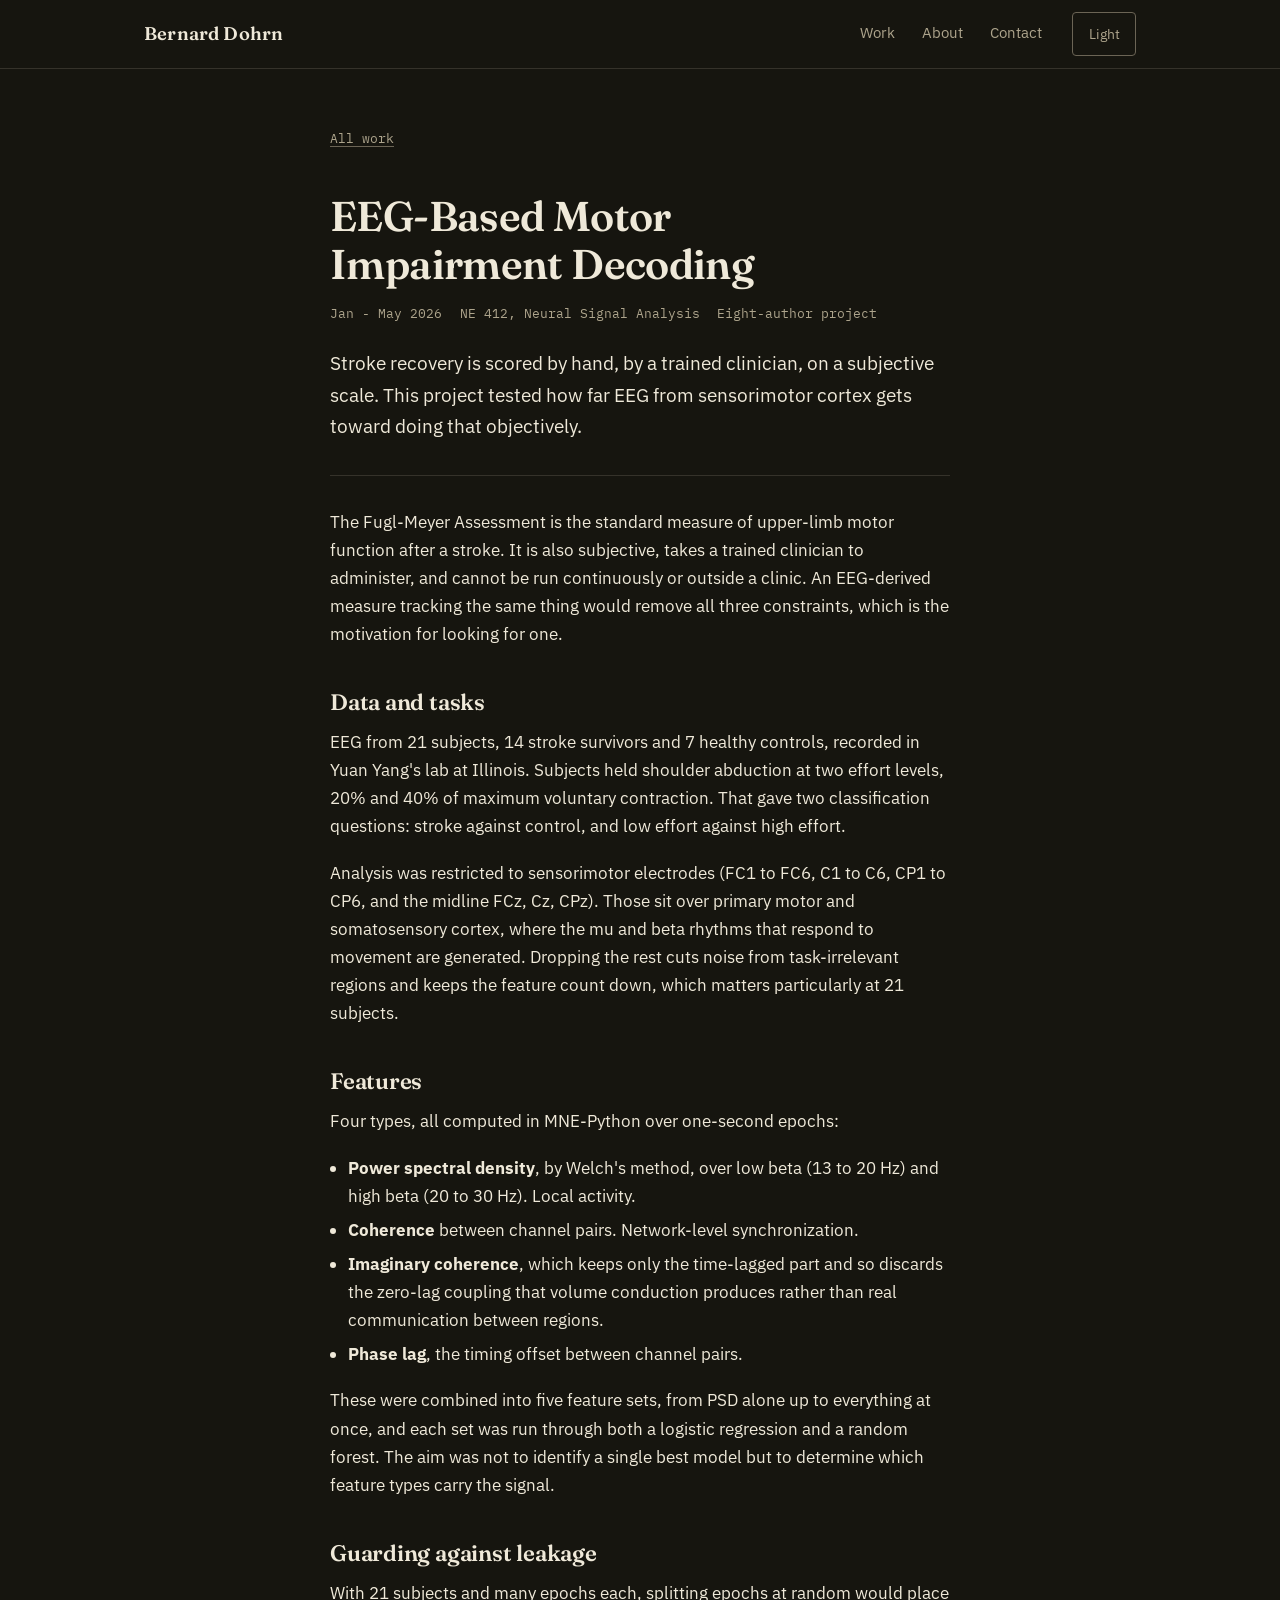
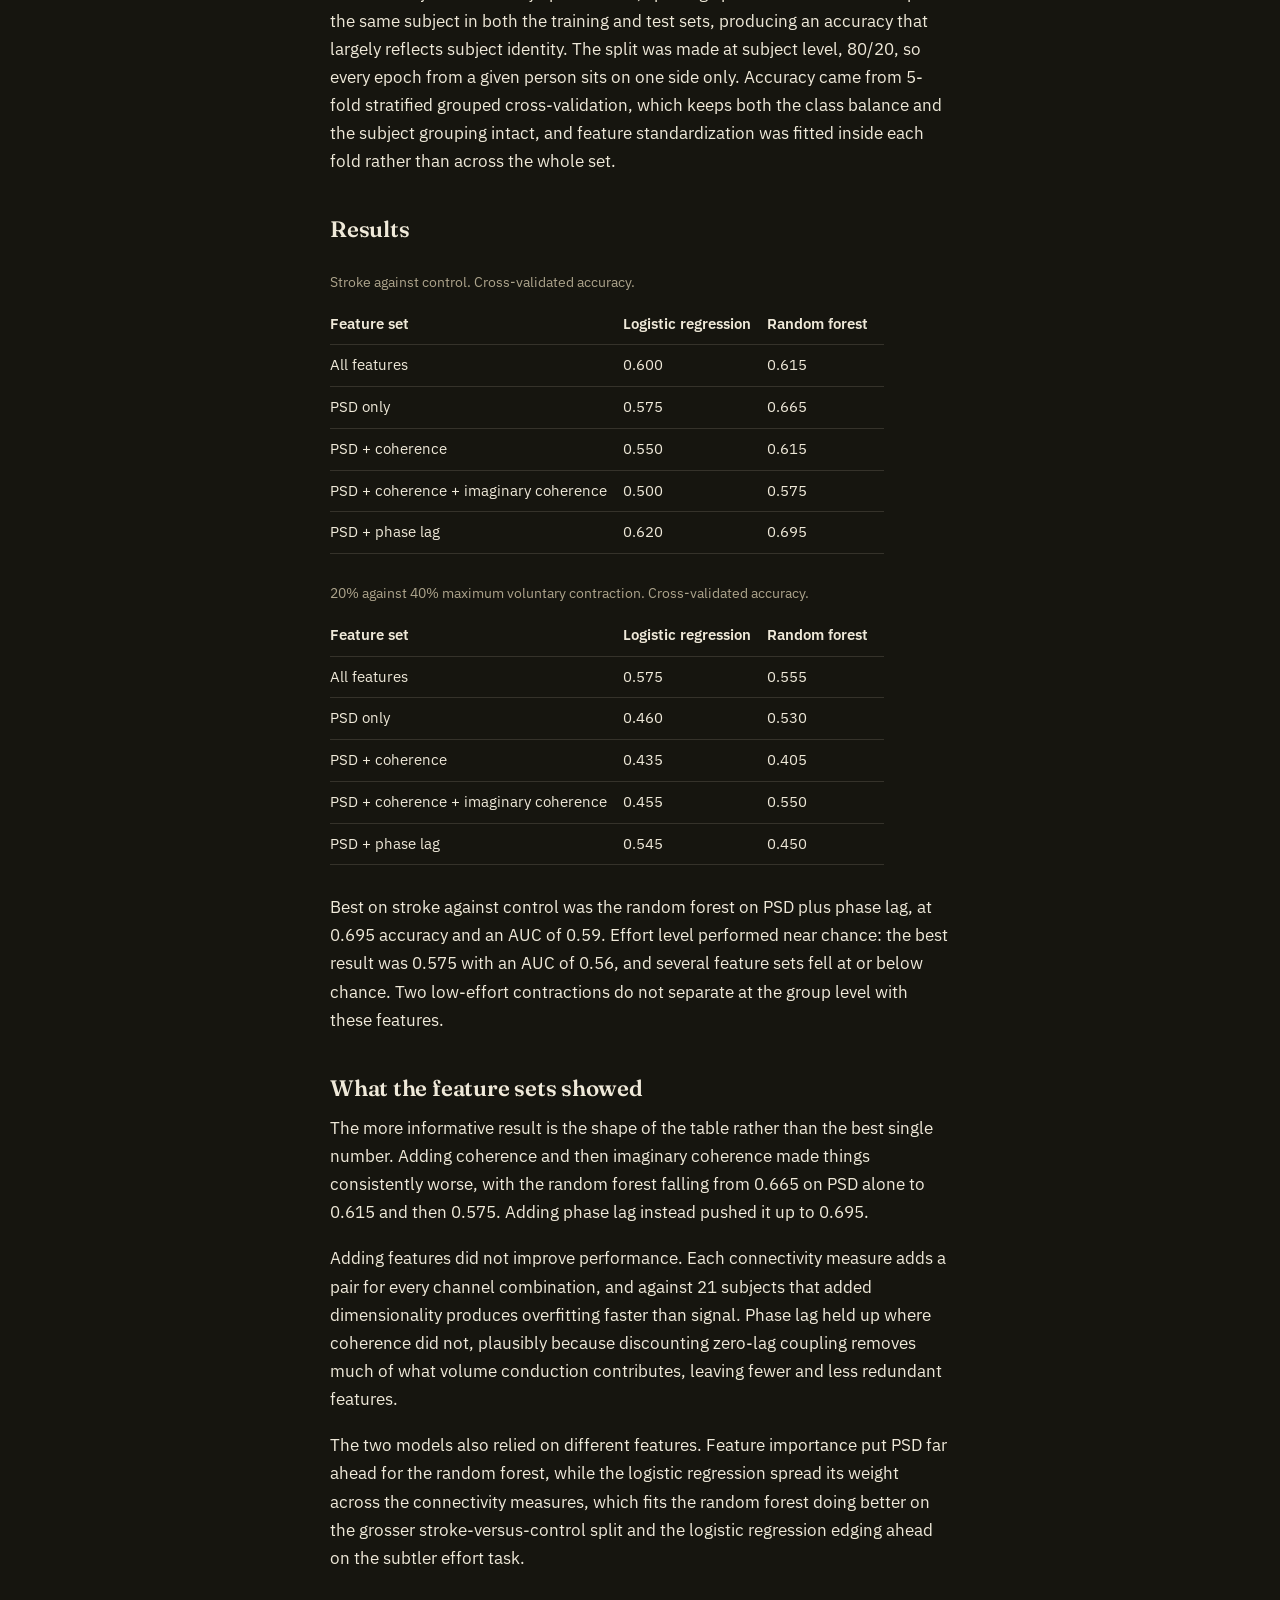
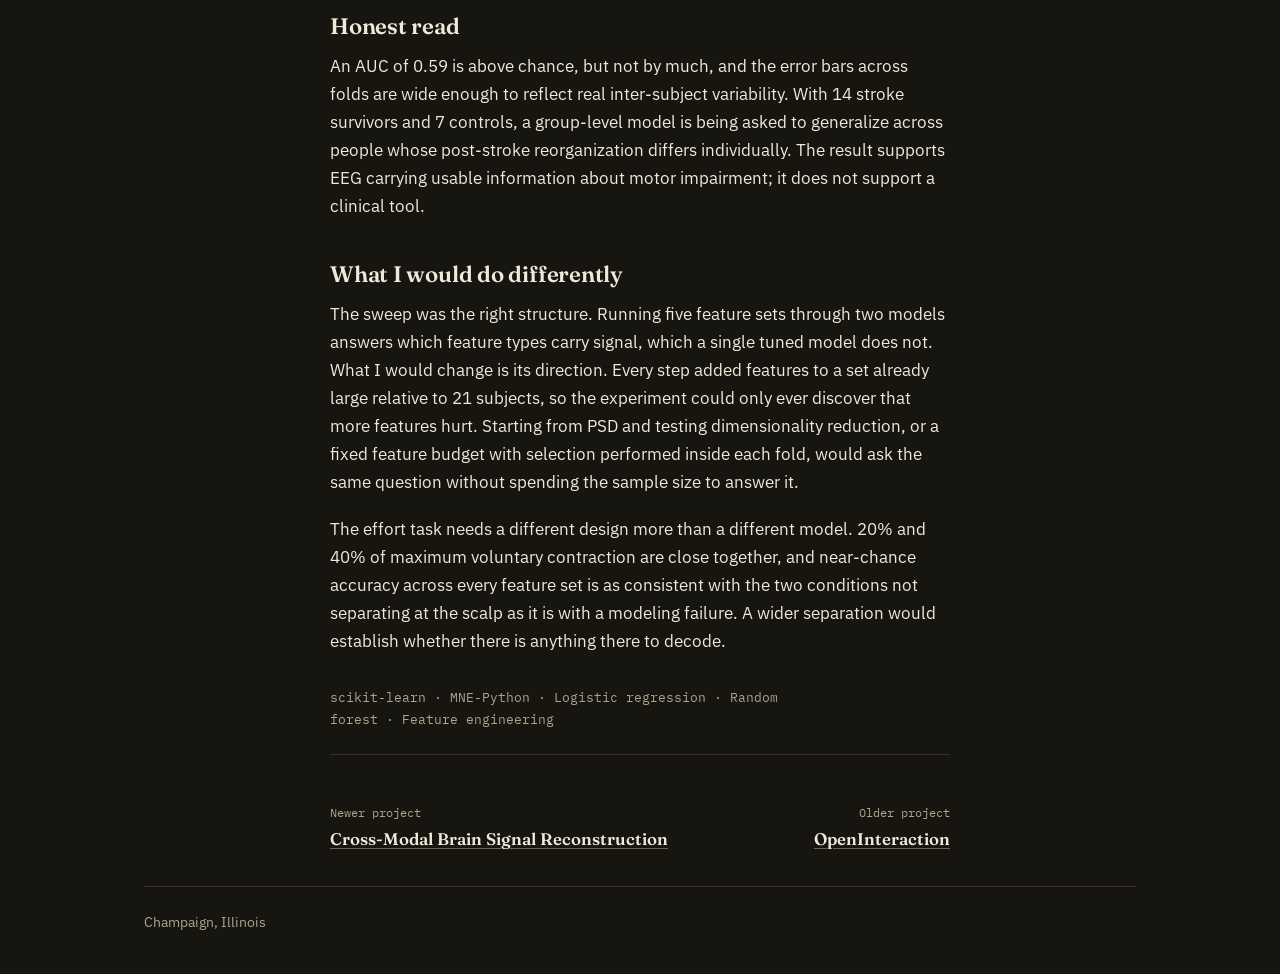
<file: motor-impairment-decoding.html>
<!doctype html>
<html lang="en">
<head>
<meta charset="utf-8">
<meta name="viewport" content="width=device-width, initial-scale=1">
<title>EEG-Based Motor Impairment Decoding | Bernard Dohrn</title>
<meta name="description" content="Classifying stroke survivors against controls, and task effort level, from sensorimotor EEG. Five feature sets, two classifiers, 21 subjects.">

<!-- Applied before first paint so a saved light theme never flashes dark. -->
<script>
  try {
    var t = localStorage.getItem('theme');
    if (t === 'light' || t === 'dark') document.documentElement.dataset.theme = t;
  } catch (e) {}
</script>

<link rel="preconnect" href="https://fonts.googleapis.com">
<link rel="preconnect" href="https://fonts.gstatic.com" crossorigin>
<link rel="stylesheet" href="https://fonts.googleapis.com/css2?family=Fraunces:opsz,wght@9..144,500..700&family=IBM+Plex+Mono:wght@400;500&family=IBM+Plex+Sans:wght@400;500;600&display=swap">
<link rel="stylesheet" href="styles.css">
</head>
<body>

<a class="skip-link" href="#main">Skip to content</a>

<header class="masthead" id="top">
  <div class="masthead__inner">
    <a class="masthead__name" href="index.html">Bernard Dohrn</a>
    <nav class="masthead__nav" aria-label="Sections">
      <a href="index.html#work">Work</a>
      <a href="index.html#about">About</a>
      <a href="index.html#contact">Contact</a>
      <button class="theme-toggle" type="button" id="theme-toggle" aria-label="Switch to light theme">Light</button>
    </nav>
  </div>
</header>

<main id="main">
  <article class="project">
    <p class="project__back"><a href="index.html#work">All work</a></p>

    <h1 class="project__title">EEG-Based Motor Impairment Decoding</h1>

    <p class="project__meta">
        <span class="project__meta-item">Jan - May 2026</span>
        <span class="project__meta-item">NE 412, Neural Signal Analysis</span>
        <span class="project__meta-item">Eight-author project</span>
      </p>

    <p class="project__lede">Stroke recovery is scored by hand, by a trained clinician, on a subjective scale. This project
      tested how far EEG from sensorimotor cortex gets toward doing that objectively.</p>

    <div class="prose">
      <p>The Fugl-Meyer Assessment is the standard measure of upper-limb motor function after a stroke.
        It is also subjective, takes a trained clinician to administer, and cannot be run
        continuously or outside a clinic. An EEG-derived measure tracking the same thing would
        remove all three constraints, which is the motivation for looking for one.</p>


      <h2>Data and tasks</h2>

      <p>EEG from 21 subjects, 14 stroke survivors and 7 healthy controls, recorded in Yuan Yang's lab
        at Illinois. Subjects held shoulder abduction at two effort levels, 20% and 40% of
        maximum voluntary contraction. That gave two classification questions: stroke against
        control, and low effort against high effort.</p>

      <p>Analysis was restricted to sensorimotor electrodes (FC1 to FC6, C1 to C6, CP1 to CP6, and the
        midline FCz, Cz, CPz). Those sit over primary motor and somatosensory cortex, where
        the mu and beta rhythms that respond to movement are generated. Dropping the rest cuts
        noise from task-irrelevant regions and keeps the feature count down, which matters
        particularly at 21 subjects.</p>

      <h2>Features</h2>

      <p>Four types, all computed in MNE-Python over one-second epochs:</p>

      <ul>
        <li><strong>Power spectral density</strong>, by Welch's method, over low beta
          (13 to 20 Hz) and high beta (20 to 30 Hz). Local activity.</li>
        <li><strong>Coherence</strong> between channel pairs. Network-level
          synchronization.</li>
        <li><strong>Imaginary coherence</strong>, which keeps only the time-lagged part
          and so discards the zero-lag coupling that volume conduction produces rather
          than real communication between regions.</li>
        <li><strong>Phase lag</strong>, the timing offset between channel pairs.</li>
      </ul>

      <p>These were combined into five feature sets, from PSD alone up to everything at once, and each
        set was run through both a logistic regression and a random forest. The aim was not to
        identify a single best model but to determine which feature types carry the signal.</p>

      <h2>Guarding against leakage</h2>

      <p>With 21 subjects and many epochs each, splitting epochs at random would place the same subject
        in both the training and test sets, producing an accuracy that largely reflects
        subject identity. The split was made at subject level, 80/20, so every epoch from a
        given person sits on one side only. Accuracy came from 5-fold stratified grouped
        cross-validation, which keeps both the class balance and the subject grouping intact,
        and feature standardization was fitted inside each fold rather than across the whole
        set.</p>

      <h2>Results</h2>

      <table>
        <caption>Stroke against control. Cross-validated accuracy.</caption>
        <thead>
          <tr><th scope="col">Feature set</th><th scope="col">Logistic regression</th><th scope="col">Random forest</th></tr>
        </thead>
        <tbody>
          <tr><td>All features</td><td>0.600</td><td>0.615</td></tr>
          <tr><td>PSD only</td><td>0.575</td><td>0.665</td></tr>
          <tr><td>PSD + coherence</td><td>0.550</td><td>0.615</td></tr>
          <tr><td>PSD + coherence + imaginary coherence</td><td>0.500</td><td>0.575</td></tr>
          <tr><td>PSD + phase lag</td><td>0.620</td><td>0.695</td></tr>
        </tbody>
      </table>

      <table>
        <caption>20% against 40% maximum voluntary contraction. Cross-validated accuracy.</caption>
        <thead>
          <tr><th scope="col">Feature set</th><th scope="col">Logistic regression</th><th scope="col">Random forest</th></tr>
        </thead>
        <tbody>
          <tr><td>All features</td><td>0.575</td><td>0.555</td></tr>
          <tr><td>PSD only</td><td>0.460</td><td>0.530</td></tr>
          <tr><td>PSD + coherence</td><td>0.435</td><td>0.405</td></tr>
          <tr><td>PSD + coherence + imaginary coherence</td><td>0.455</td><td>0.550</td></tr>
          <tr><td>PSD + phase lag</td><td>0.545</td><td>0.450</td></tr>
        </tbody>
      </table>

      <p>Best on stroke against control was the random forest on PSD plus phase lag, at 0.695 accuracy
        and an AUC of 0.59. Effort level performed near chance: the best result was 0.575 with
        an AUC of 0.56, and several feature sets fell at or below chance. Two low-effort
        contractions do not separate at the group level with these features.</p>

      <h2>What the feature sets showed</h2>

      <p>The more informative result is the shape of the table rather than the best single number.
        Adding coherence and then imaginary coherence made things consistently worse, with the
        random forest falling from 0.665 on PSD alone to 0.615 and then 0.575. Adding phase
        lag instead pushed it up to 0.695.</p>

      <p>Adding features did not improve performance. Each connectivity measure adds a pair for every
        channel combination, and against 21 subjects that added dimensionality produces
        overfitting faster than signal. Phase lag held up where coherence did not, plausibly
        because discounting zero-lag coupling removes much of what volume conduction
        contributes, leaving fewer and less redundant features.</p>

      <p>The two models also relied on different features. Feature importance put PSD far ahead for the
        random forest, while the logistic regression spread its weight across the connectivity
        measures, which fits the random forest doing better on the grosser
        stroke-versus-control split and the logistic regression edging ahead on the subtler
        effort task.</p>

      <h2>Honest read</h2>

      <p>An AUC of 0.59 is above chance, but not by much, and the error bars across folds are wide
        enough to reflect real inter-subject variability. With 14 stroke survivors and 7
        controls, a group-level model is being asked to generalize across people whose
        post-stroke reorganization differs individually. The result supports EEG carrying
        usable information about motor impairment; it does not support a clinical tool.</p>

      <h2>What I would do differently</h2>

      <p>The sweep was the right structure. Running five feature sets through two models answers
        which feature types carry signal, which a single tuned model does not. What I would
        change is its direction. Every step added features to a set already large relative to
        21 subjects, so the experiment could only ever discover that more features hurt.
        Starting from PSD and testing dimensionality reduction, or a fixed feature budget with
        selection performed inside each fold, would ask the same question without spending the
        sample size to answer it.</p>

      <p>The effort task needs a different design more than a different model. 20% and 40% of maximum
        voluntary contraction are close together, and near-chance accuracy across every
        feature set is as consistent with the two conditions not separating at the scalp as it
        is with a modeling failure. A wider separation would establish whether there is
        anything there to decode.</p>

    </div>

    <p class="project__stack">scikit-learn<span aria-hidden="true"> · </span>MNE-Python<span aria-hidden="true"> · </span>Logistic regression<span aria-hidden="true"> · </span>Random forest<span aria-hidden="true"> · </span>Feature engineering</p>
  </article>

  <nav class="pager" aria-label="Other projects">
        <a class="pager__link" href="eeg-fmri-reconstruction.html">
          <span class="pager__dir">Newer project</span>
          <span class="pager__title">Cross-Modal Brain Signal Reconstruction</span>
        </a>
        <a class="pager__link pager__link--older" href="openinteraction.html">
          <span class="pager__dir">Older project</span>
          <span class="pager__title">OpenInteraction</span>
        </a>
  </nav>
</main>

<footer class="footer">
  <div class="footer__inner">
    <p>Champaign, Illinois</p>
  </div>
</footer>

<script src="main.js"></script>
</body>
</html>
</file>
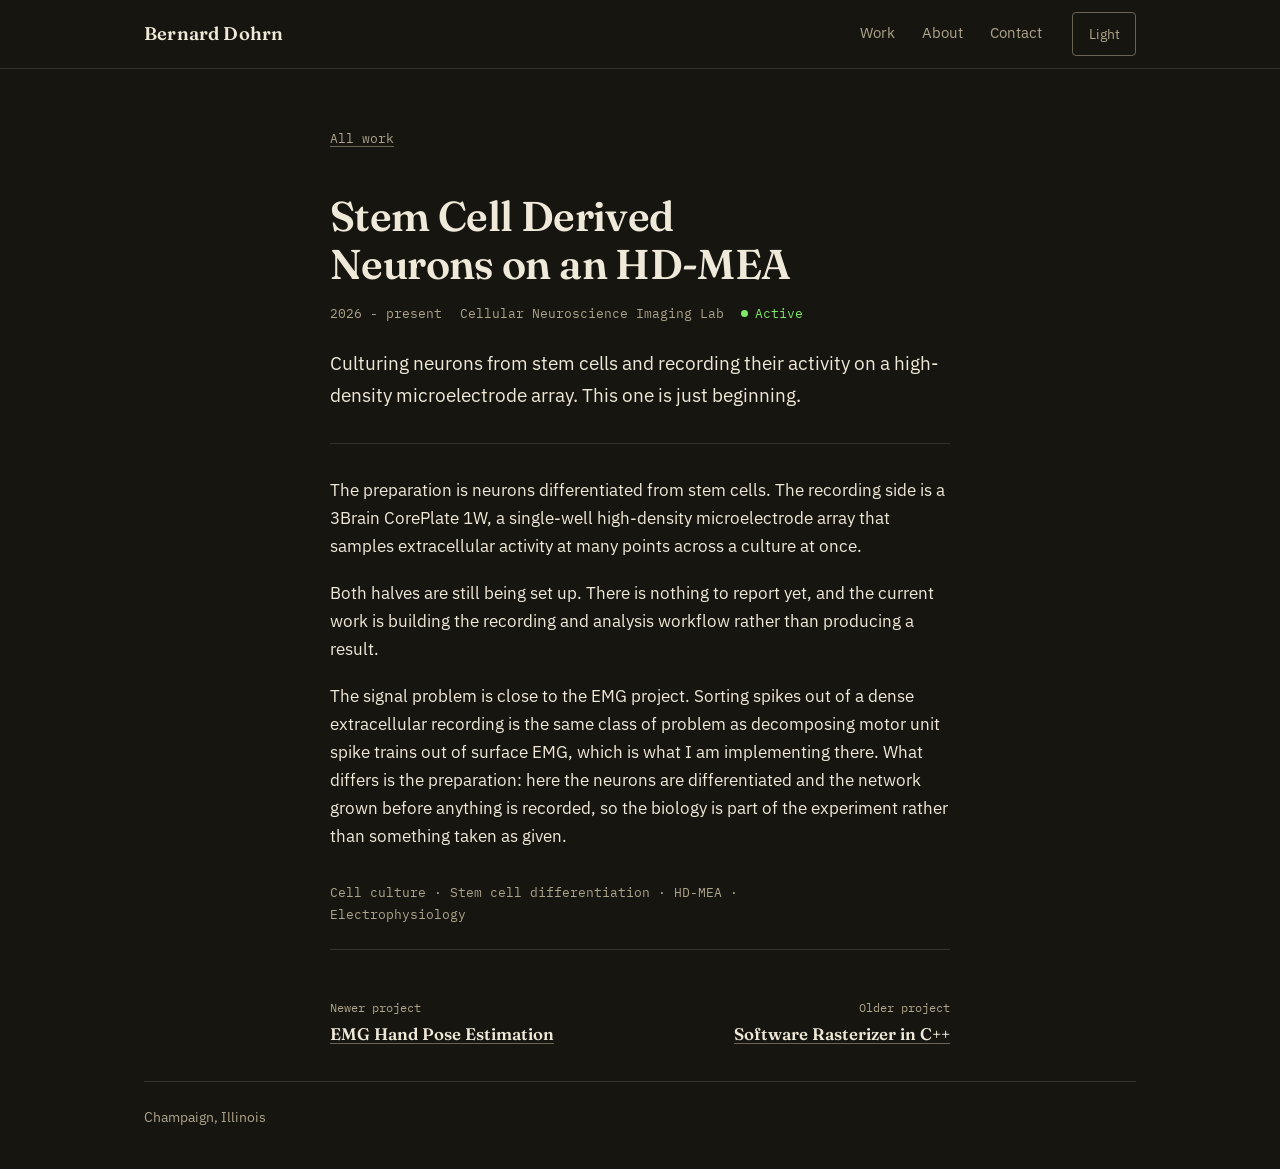
<file: neuron-culture-mea.html>
<!doctype html>
<html lang="en">
<head>
<meta charset="utf-8">
<meta name="viewport" content="width=device-width, initial-scale=1">
<title>Stem Cell Derived Neurons on an HD-MEA | Bernard Dohrn</title>
<meta name="description" content="Culturing neurons from stem cells and recording their activity on a high-density microelectrode array. Early stage, no results yet.">

<!-- Applied before first paint so a saved light theme never flashes dark. -->
<script>
  try {
    var t = localStorage.getItem('theme');
    if (t === 'light' || t === 'dark') document.documentElement.dataset.theme = t;
  } catch (e) {}
</script>

<link rel="preconnect" href="https://fonts.googleapis.com">
<link rel="preconnect" href="https://fonts.gstatic.com" crossorigin>
<link rel="stylesheet" href="https://fonts.googleapis.com/css2?family=Fraunces:opsz,wght@9..144,500..700&family=IBM+Plex+Mono:wght@400;500&family=IBM+Plex+Sans:wght@400;500;600&display=swap">
<link rel="stylesheet" href="styles.css">
</head>
<body>

<a class="skip-link" href="#main">Skip to content</a>

<header class="masthead" id="top">
  <div class="masthead__inner">
    <a class="masthead__name" href="index.html">Bernard Dohrn</a>
    <nav class="masthead__nav" aria-label="Sections">
      <a href="index.html#work">Work</a>
      <a href="index.html#about">About</a>
      <a href="index.html#contact">Contact</a>
      <button class="theme-toggle" type="button" id="theme-toggle" aria-label="Switch to light theme">Light</button>
    </nav>
  </div>
</header>

<main id="main">
  <article class="project">
    <p class="project__back"><a href="index.html#work">All work</a></p>

    <h1 class="project__title">Stem Cell Derived Neurons on an HD-MEA</h1>

    <p class="project__meta">
        <span class="project__meta-item">2026 - present</span>
        <span class="project__meta-item">Cellular Neuroscience Imaging Lab</span>
        <span class="project__status"><span class="entry__status-mark" aria-hidden="true"></span>Active</span>
      </p>

    <p class="project__lede">Culturing neurons from stem cells and recording their activity on a high-density microelectrode array. This one is just beginning.</p>

    <div class="prose">
      <p>The preparation is neurons differentiated from stem cells. The recording side is a
        3Brain CorePlate 1W, a single-well high-density microelectrode array that samples
        extracellular activity at many points across a culture at once.</p>

      <p>Both halves are still being set up. There is nothing to report yet, and the current
        work is building the recording and analysis workflow rather than producing a
        result.</p>

      <p>The signal problem is close to the EMG project. Sorting spikes out of a dense
        extracellular recording is the same class of problem as decomposing motor unit
        spike trains out of surface EMG, which is what I am implementing there. What
        differs is the preparation: here the neurons are differentiated and the network
        grown before anything is recorded, so the biology is part of the experiment rather
        than something taken as given.</p>
    </div>

    <p class="project__stack">Cell culture<span aria-hidden="true"> · </span>Stem cell differentiation<span aria-hidden="true"> · </span>HD-MEA<span aria-hidden="true"> · </span>Electrophysiology</p>
  </article>

  <nav class="pager" aria-label="Other projects">
        <a class="pager__link" href="emg-hand-pose.html">
          <span class="pager__dir">Newer project</span>
          <span class="pager__title">EMG Hand Pose Estimation</span>
        </a>
        <a class="pager__link pager__link--older" href="software-rasterizer.html">
          <span class="pager__dir">Older project</span>
          <span class="pager__title">Software Rasterizer in C++</span>
        </a>
  </nav>
</main>

<footer class="footer">
  <div class="footer__inner">
    <p>Champaign, Illinois</p>
  </div>
</footer>

<script src="main.js"></script>
</body>
</html>
</file>
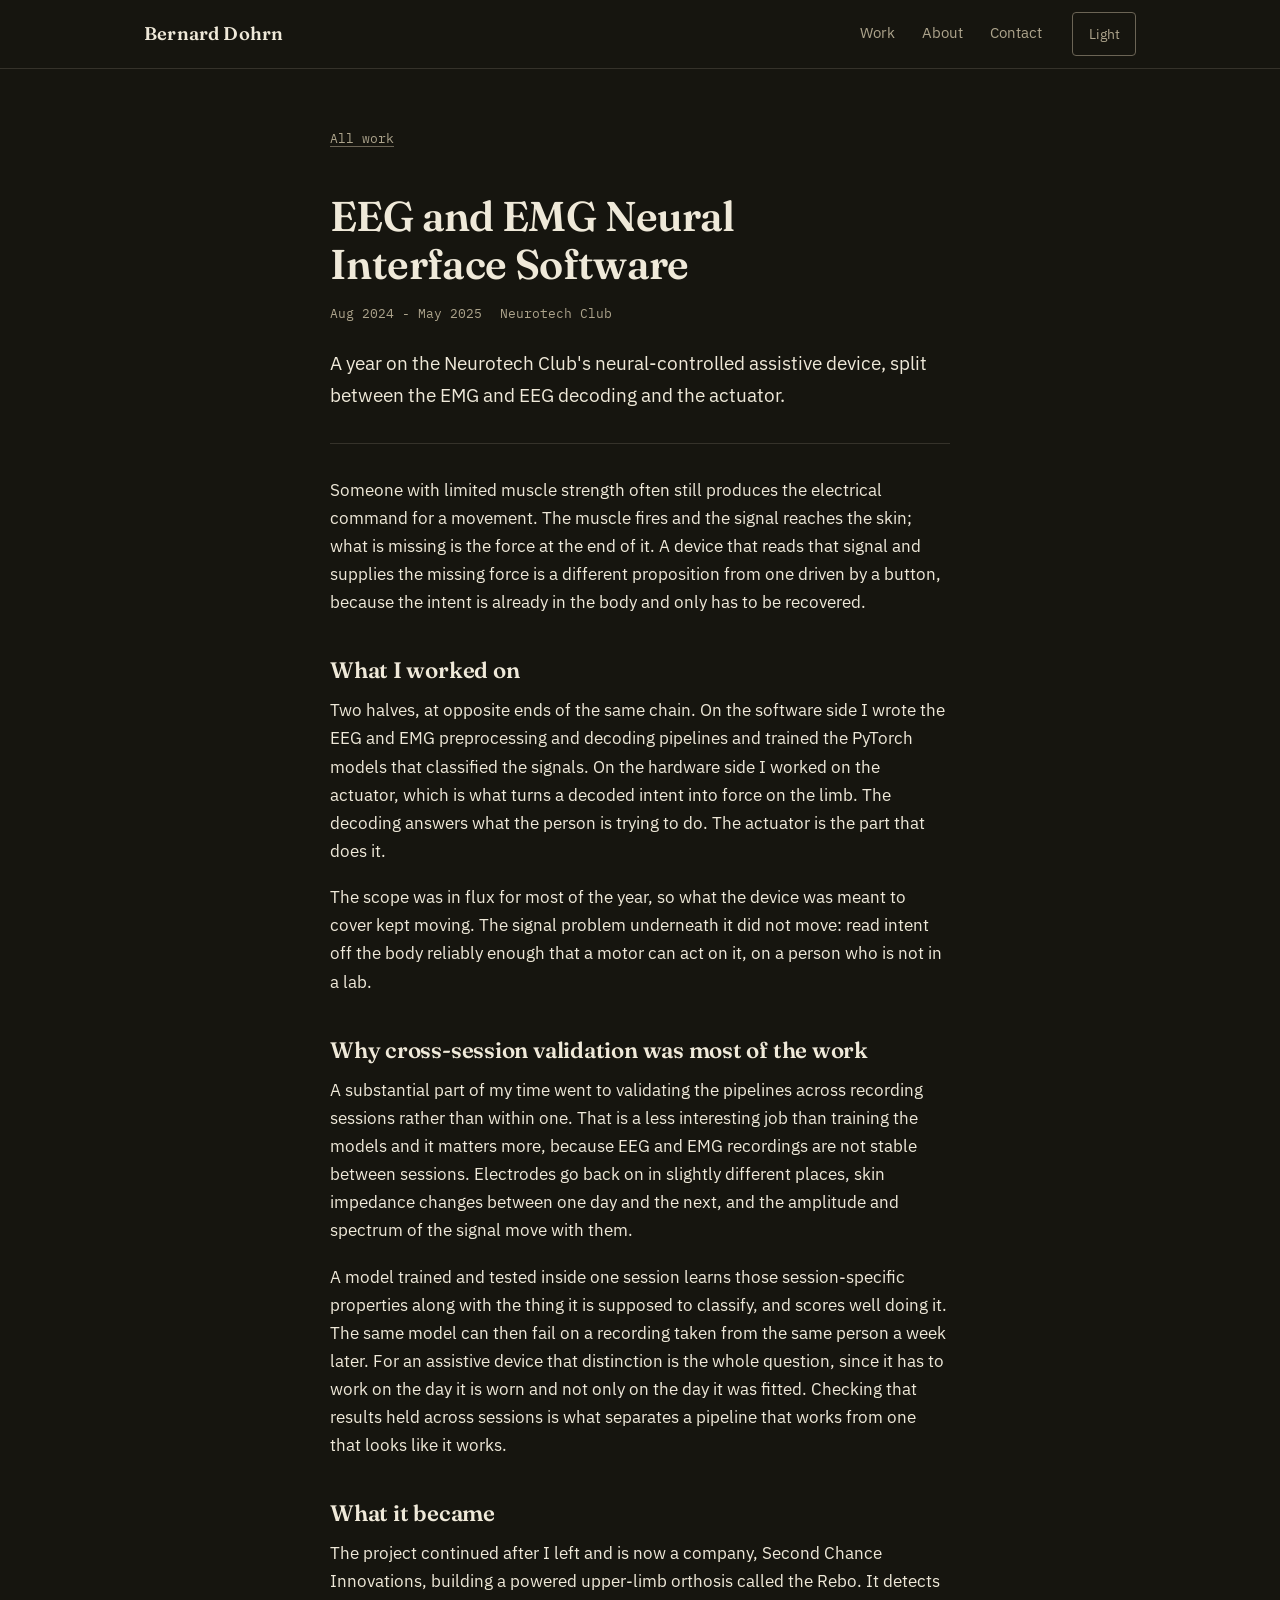
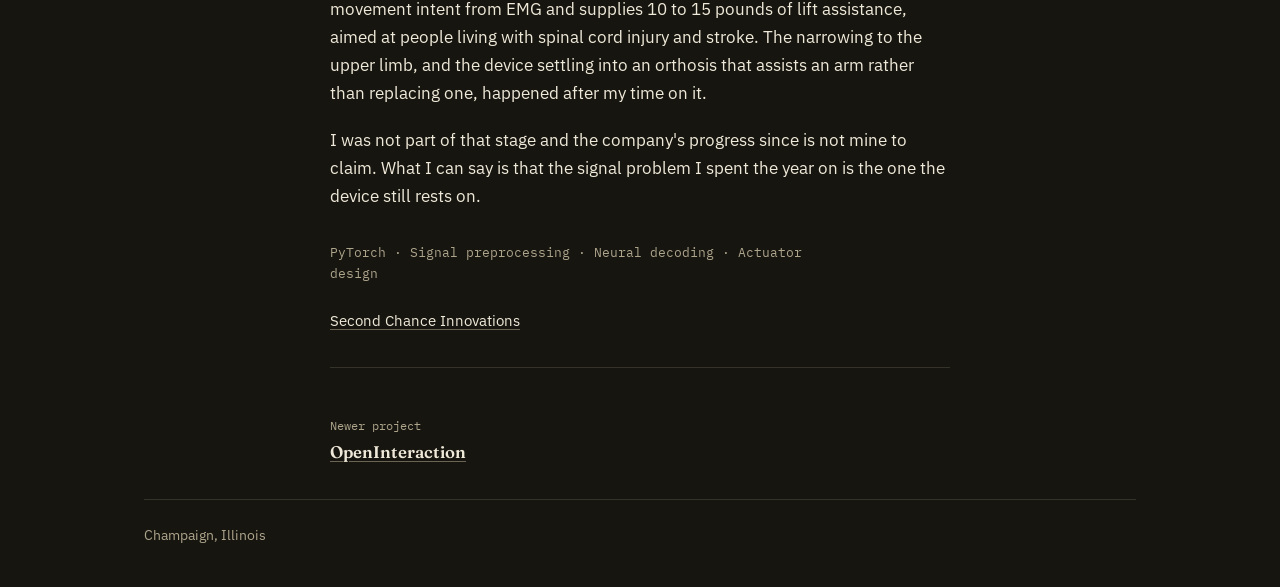
<file: neurotech-interface-software.html>
<!doctype html>
<html lang="en">
<head>
<meta charset="utf-8">
<meta name="viewport" content="width=device-width, initial-scale=1">
<title>EEG and EMG Neural Interface Software | Bernard Dohrn</title>
<meta name="description" content="EMG and EEG decoding and actuator work on the Neurotech Club's neural-controlled assistive device, the project that became Second Chance Innovations.">

<!-- Applied before first paint so a saved light theme never flashes dark. -->
<script>
  try {
    var t = localStorage.getItem('theme');
    if (t === 'light' || t === 'dark') document.documentElement.dataset.theme = t;
  } catch (e) {}
</script>

<link rel="preconnect" href="https://fonts.googleapis.com">
<link rel="preconnect" href="https://fonts.gstatic.com" crossorigin>
<link rel="stylesheet" href="https://fonts.googleapis.com/css2?family=Fraunces:opsz,wght@9..144,500..700&family=IBM+Plex+Mono:wght@400;500&family=IBM+Plex+Sans:wght@400;500;600&display=swap">
<link rel="stylesheet" href="styles.css">
</head>
<body>

<a class="skip-link" href="#main">Skip to content</a>

<header class="masthead" id="top">
  <div class="masthead__inner">
    <a class="masthead__name" href="index.html">Bernard Dohrn</a>
    <nav class="masthead__nav" aria-label="Sections">
      <a href="index.html#work">Work</a>
      <a href="index.html#about">About</a>
      <a href="index.html#contact">Contact</a>
      <button class="theme-toggle" type="button" id="theme-toggle" aria-label="Switch to light theme">Light</button>
    </nav>
  </div>
</header>

<main id="main">
  <article class="project">
    <p class="project__back"><a href="index.html#work">All work</a></p>

    <h1 class="project__title">EEG and EMG Neural Interface Software</h1>

    <p class="project__meta">
        <span class="project__meta-item">Aug 2024 - May 2025</span>
        <span class="project__meta-item">Neurotech Club</span>
      </p>

    <p class="project__lede">A year on the Neurotech Club's neural-controlled assistive device, split between the EMG and EEG decoding and the actuator.</p>

    <div class="prose">
      <p>Someone with limited muscle strength often still produces the electrical command for a
        movement. The muscle fires and the signal reaches the skin; what is missing is the
        force at the end of it. A device that reads that signal and supplies the missing force
        is a different proposition from one driven by a button, because the intent is already
        in the body and only has to be recovered.</p>

      <h2>What I worked on</h2>

      <p>Two halves, at opposite ends of the same chain. On the software side I wrote the EEG and
        EMG preprocessing and decoding pipelines and trained the PyTorch models that
        classified the signals. On the hardware side I worked on the actuator, which is what
        turns a decoded intent into force on the limb. The decoding answers what the person is
        trying to do. The actuator is the part that does it.</p>

      <p>The scope was in flux for most of the year, so what the device was meant to cover kept
        moving. The signal problem underneath it did not move: read intent off the body
        reliably enough that a motor can act on it, on a person who is not in a lab.</p>

      <h2>Why cross-session validation was most of the work</h2>

      <p>A substantial part of my time went to validating the pipelines across recording sessions
        rather than within one. That is a less interesting job than training the models and it
        matters more, because EEG and EMG recordings are not stable between sessions.
        Electrodes go back on in slightly different places, skin impedance changes between one
        day and the next, and the amplitude and spectrum of the signal move with them.</p>

      <p>A model trained and tested inside one session learns those session-specific properties along
        with the thing it is supposed to classify, and scores well doing it. The same model
        can then fail on a recording taken from the same person a week later. For an assistive
        device that distinction is the whole question, since it has to work on the day it is
        worn and not only on the day it was fitted. Checking that results held across sessions
        is what separates a pipeline that works from one that looks like it works.</p>

      <h2>What it became</h2>

      <p>The project continued after I left and is now a company, Second Chance Innovations, building
        a powered upper-limb orthosis called the Rebo. It detects movement intent from EMG and
        supplies 10 to 15 pounds of lift assistance, aimed at people living with spinal cord
        injury and stroke. The narrowing to the upper limb, and the device settling into an
        orthosis that assists an arm rather than replacing one, happened after my time on
        it.</p>

      <p>I was not part of that stage and the company's progress since is not mine to claim. What I
        can say is that the signal problem I spent the year on is the one the device still
        rests on.</p>
    </div>

    <p class="project__stack">PyTorch<span aria-hidden="true"> · </span>Signal preprocessing<span aria-hidden="true"> · </span>Neural decoding<span aria-hidden="true"> · </span>Actuator design</p>
    <p class="entry__links">
      <a href="https://secchance.com">Second Chance Innovations</a>
    </p>
  </article>

  <nav class="pager" aria-label="Other projects">
        <a class="pager__link" href="openinteraction.html">
          <span class="pager__dir">Newer project</span>
          <span class="pager__title">OpenInteraction</span>
        </a>
  </nav>
</main>

<footer class="footer">
  <div class="footer__inner">
    <p>Champaign, Illinois</p>
  </div>
</footer>

<script src="main.js"></script>
</body>
</html>
</file>
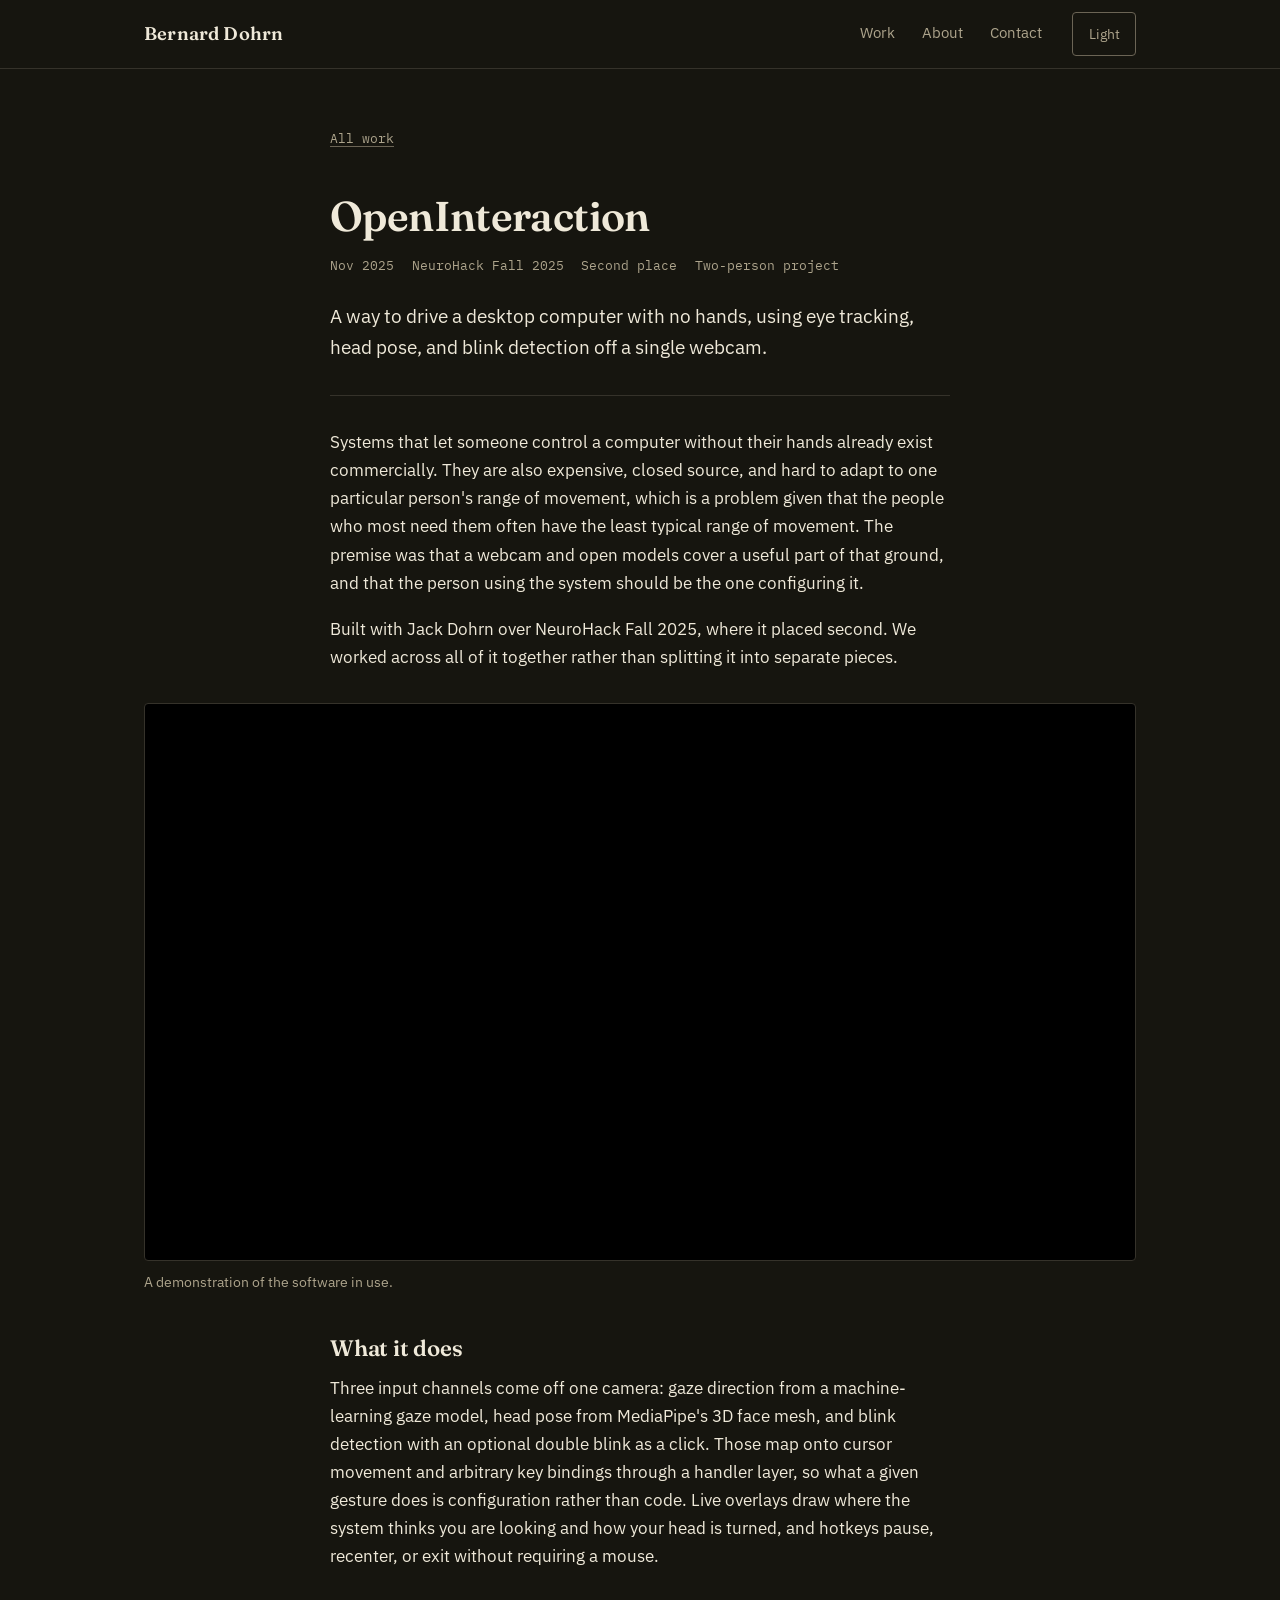
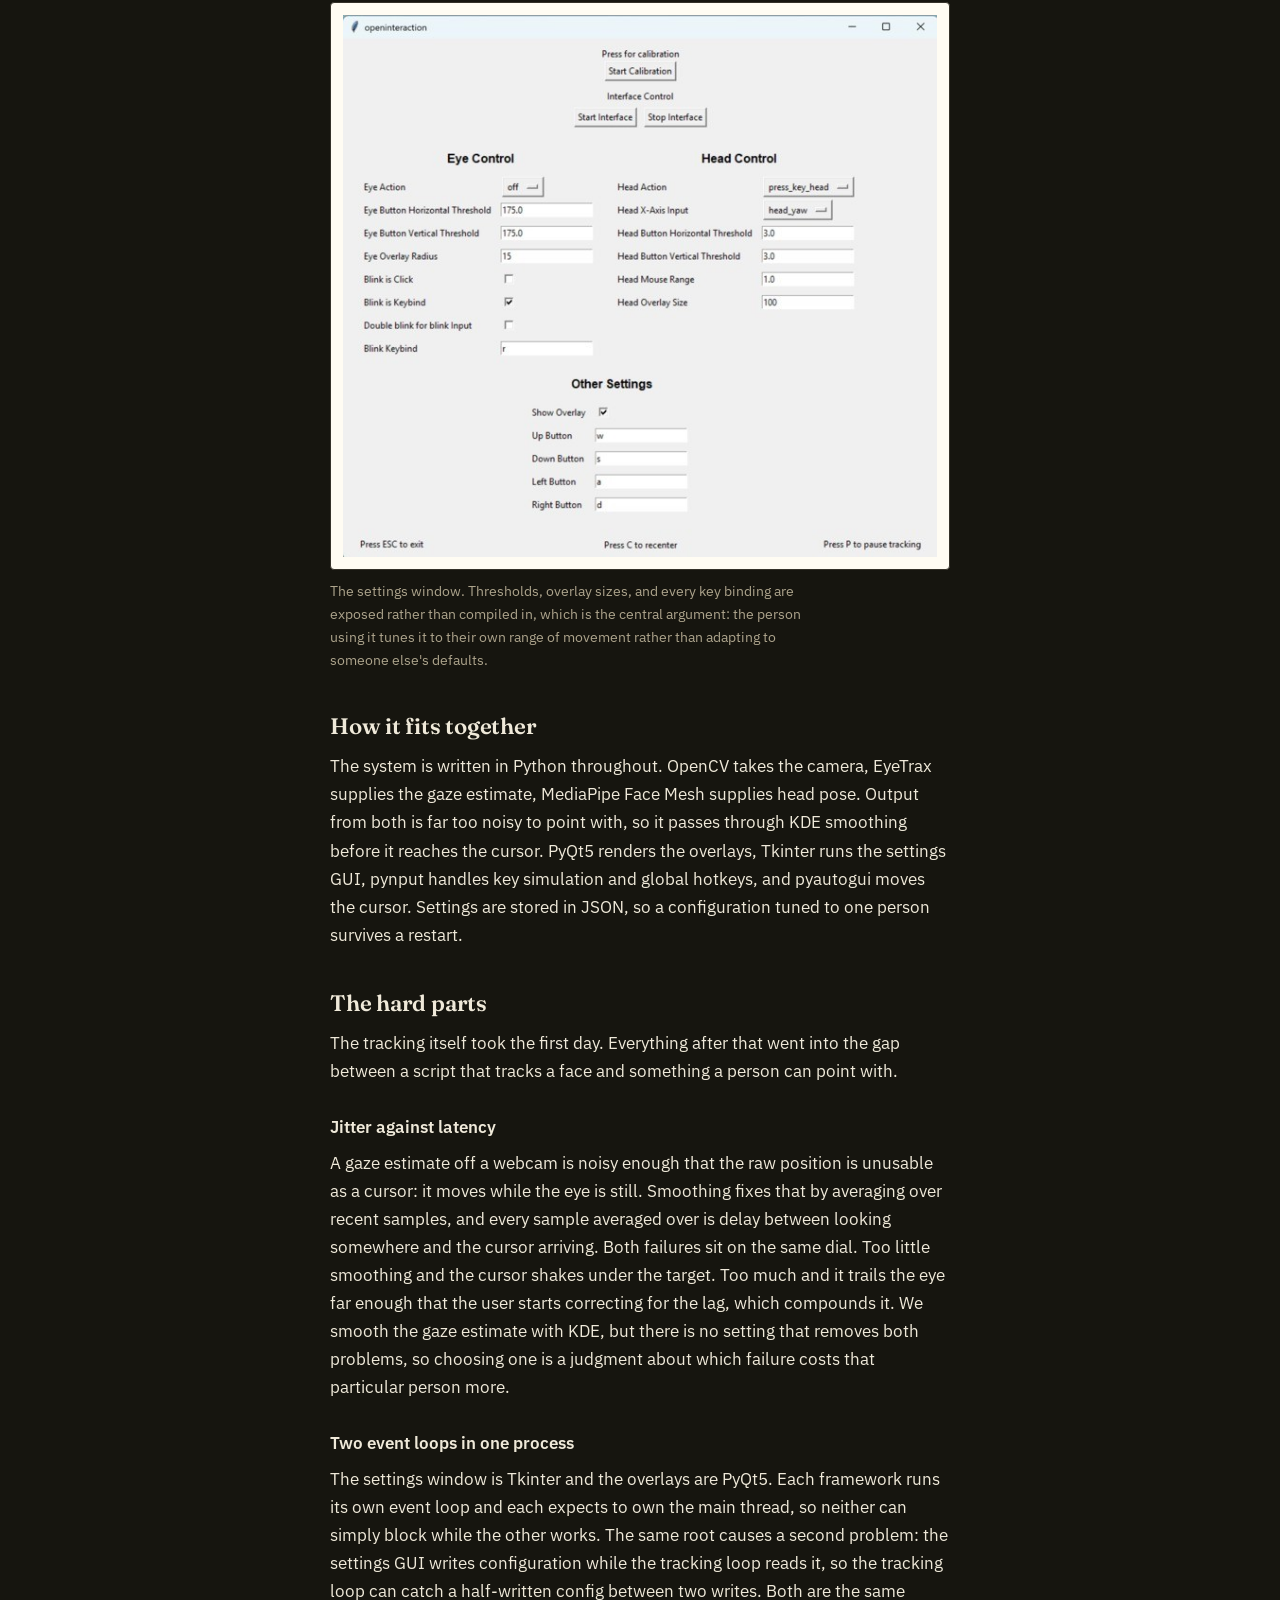
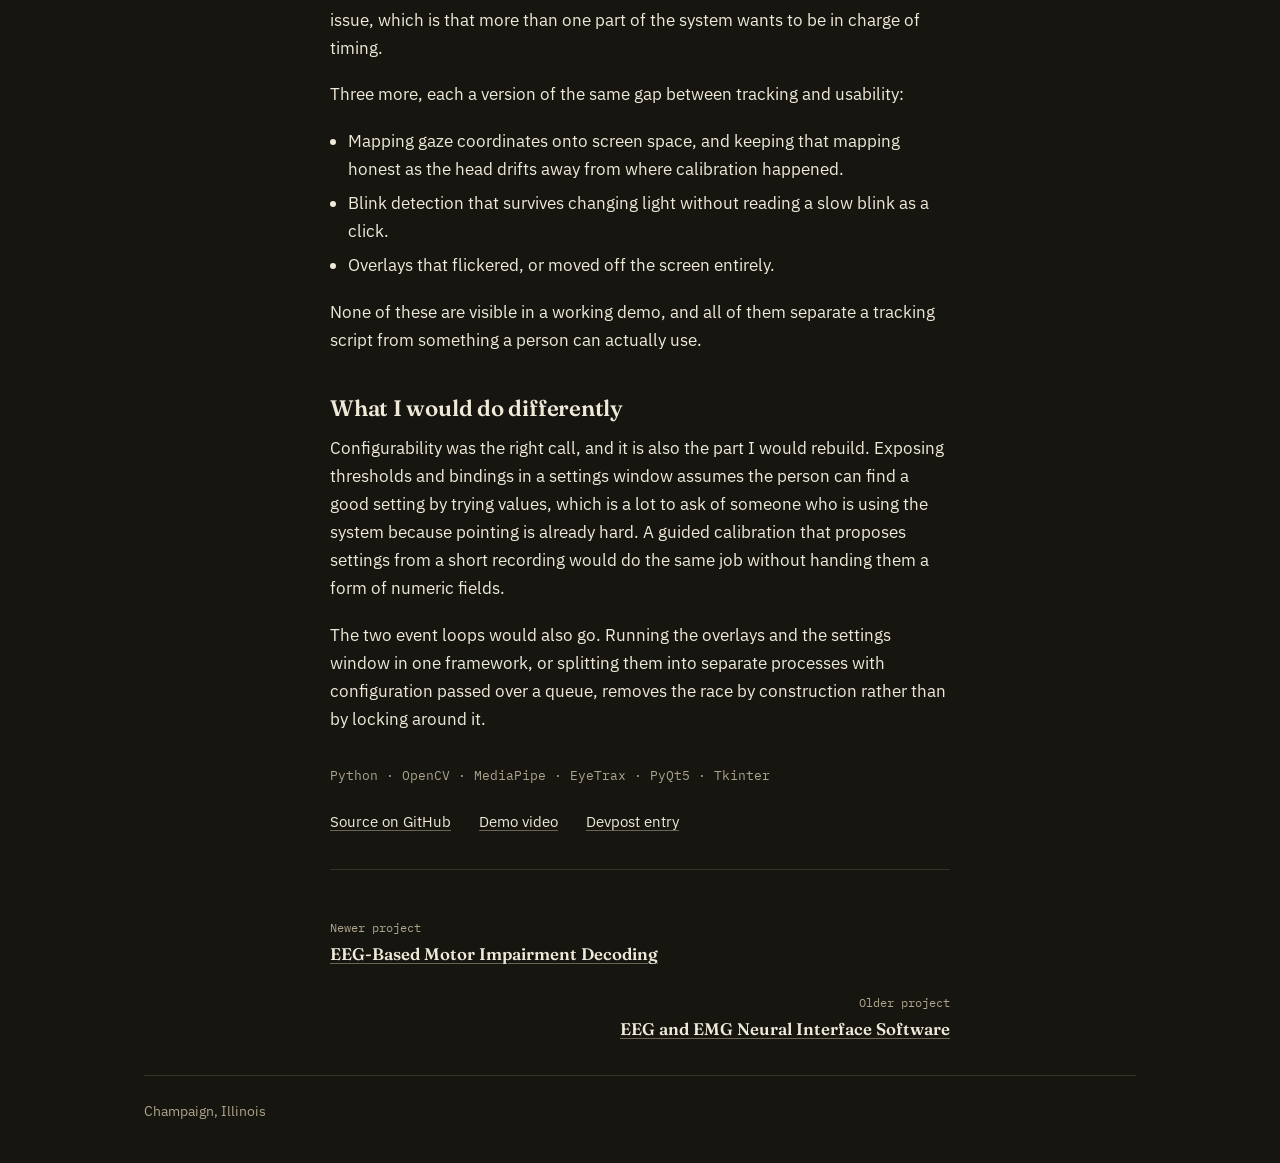
<file: openinteraction.html>
<!doctype html>
<html lang="en">
<head>
<meta charset="utf-8">
<meta name="viewport" content="width=device-width, initial-scale=1">
<title>OpenInteraction | Bernard Dohrn</title>
<meta name="description" content="Hands-free desktop control from one webcam: gaze, head pose, and blink detection mapped to cursor and keyboard. Built at NeuroHack Fall 2025.">

<!-- Applied before first paint so a saved light theme never flashes dark. -->
<script>
  try {
    var t = localStorage.getItem('theme');
    if (t === 'light' || t === 'dark') document.documentElement.dataset.theme = t;
  } catch (e) {}
</script>

<link rel="preconnect" href="https://fonts.googleapis.com">
<link rel="preconnect" href="https://fonts.gstatic.com" crossorigin>
<link rel="stylesheet" href="https://fonts.googleapis.com/css2?family=Fraunces:opsz,wght@9..144,500..700&family=IBM+Plex+Mono:wght@400;500&family=IBM+Plex+Sans:wght@400;500;600&display=swap">
<link rel="stylesheet" href="styles.css">
</head>
<body>

<a class="skip-link" href="#main">Skip to content</a>

<header class="masthead" id="top">
  <div class="masthead__inner">
    <a class="masthead__name" href="index.html">Bernard Dohrn</a>
    <nav class="masthead__nav" aria-label="Sections">
      <a href="index.html#work">Work</a>
      <a href="index.html#about">About</a>
      <a href="index.html#contact">Contact</a>
      <button class="theme-toggle" type="button" id="theme-toggle" aria-label="Switch to light theme">Light</button>
    </nav>
  </div>
</header>

<main id="main">
  <article class="project">
    <p class="project__back"><a href="index.html#work">All work</a></p>

    <h1 class="project__title">OpenInteraction</h1>

    <p class="project__meta">
        <span class="project__meta-item">Nov 2025</span>
        <span class="project__meta-item">NeuroHack Fall 2025</span>
        <span class="project__meta-item">Second place</span>
        <span class="project__meta-item">Two-person project</span>
      </p>

    <p class="project__lede">A way to drive a desktop computer with no hands, using eye tracking, head pose, and blink
      detection off a single webcam.</p>

    <div class="prose">
      <p>Systems that let someone control a computer without their hands already exist commercially.
        They are also expensive, closed source, and hard to adapt to one particular person's
        range of movement, which is a problem given that the people who most need them often
        have the least typical range of movement. The premise was that a webcam and open
        models cover a useful part of that ground, and that the person using the system should
        be the one configuring it.</p>

      <p>Built with Jack Dohrn over NeuroHack Fall 2025, where it placed second. We worked across all
        of it together rather than splitting it into separate pieces.</p>

      <figure>
        <div class="video" data-poster="images/openinteraction-demo-poster.jpg">
          <iframe src="https://player.vimeo.com/video/1137435765"
                  title="OpenInteraction demo: driving the cursor by eye movement"
                  allow="fullscreen; picture-in-picture" allowfullscreen
                  loading="lazy"></iframe>
        </div>
        <figcaption>A demonstration of the software in use.</figcaption>
      </figure>

      <h2>What it does</h2>

      <p>Three input channels come off one camera: gaze direction from a machine-learning gaze model,
        head pose from MediaPipe's 3D face mesh, and blink detection with an optional double
        blink as a click. Those map onto cursor movement and arbitrary key bindings through a
        handler layer, so what a given gesture does is configuration rather than code. Live
        overlays draw where the system thinks you are looking and how your head is turned, and
        hotkeys pause, recenter, or exit without requiring a mouse.</p>

      <figure class="narrow">
        <a class="plate" href="images/openinteraction-settings.jpg">
          <img src="images/openinteraction-settings.jpg" width="628" height="573" loading="lazy" decoding="async"
               alt="The OpenInteraction settings window. Two columns headed Eye Control and Head Control hold dropdowns and numeric fields for action type, horizontal and vertical thresholds, overlay size and mouse range, plus checkboxes for blink as click and double blink. An Other Settings section below maps the directional buttons to W, A, S and D. A footer row lists the hotkeys: escape to exit, C to recenter, P to pause tracking.">
        </a>
        <figcaption>The settings window. Thresholds, overlay sizes, and every key binding
          are exposed rather than compiled in, which is the central argument: the person using it tunes it to their own range of movement rather than adapting to someone else's defaults.</figcaption>
      </figure>

      <h2>How it fits together</h2>

      <p>The system is written in Python throughout. OpenCV takes the camera, EyeTrax supplies the gaze
        estimate, MediaPipe Face Mesh supplies head pose. Output from both is far too noisy to
        point with, so it passes through KDE smoothing before it reaches the cursor. PyQt5
        renders the overlays, Tkinter runs the settings GUI, pynput handles key simulation and
        global hotkeys, and pyautogui moves the cursor. Settings are stored in JSON, so a
        configuration tuned to one person survives a restart.</p>

      <h2>The hard parts</h2>

      <p>The tracking itself took the first day. Everything after that went into the gap between a
        script that tracks a face and something a person can point with.</p>

      <h3>Jitter against latency</h3>

      <p>A gaze estimate off a webcam is noisy enough that the raw position is unusable as a cursor:
        it moves while the eye is still. Smoothing fixes that by averaging over recent
        samples, and every sample averaged over is delay between looking somewhere and the
        cursor arriving. Both failures sit on the same dial. Too little smoothing and the
        cursor shakes under the target. Too much and it trails the eye far enough that the
        user starts correcting for the lag, which compounds it. We smooth the gaze estimate
        with KDE, but there is no setting that removes both problems, so choosing one is a
        judgment about which failure costs that particular person more.</p>

      <h3>Two event loops in one process</h3>

      <p>The settings window is Tkinter and the overlays are PyQt5. Each framework runs its own event
        loop and each expects to own the main thread, so neither can simply block while the
        other works. The same root causes a second problem: the settings GUI writes
        configuration while the tracking loop reads it, so the tracking loop can catch a
        half-written config between two writes. Both are the same issue, which is that more
        than one part of the system wants to be in charge of timing.</p>

      <p>Three more, each a version of the same gap between tracking and usability:</p>

      <ul>
        <li>Mapping gaze coordinates onto screen space, and keeping that mapping honest as
          the head drifts away from where calibration happened.</li>
        <li>Blink detection that survives changing light without reading a slow blink as a
          click.</li>
        <li>Overlays that flickered, or moved off the screen entirely.</li>
      </ul>

      <p>None of these are visible in a working demo, and all of them separate a tracking script from
        something a person can actually use.</p>

      <h2>What I would do differently</h2>

      <p>Configurability was the right call, and it is also the part I would rebuild. Exposing
        thresholds and bindings in a settings window assumes the person can find a good
        setting by trying values, which is a lot to ask of someone who is using the system
        because pointing is already hard. A guided calibration that proposes settings from a
        short recording would do the same job without handing them a form of numeric
        fields.</p>

      <p>The two event loops would also go. Running the overlays and the settings window in one
        framework, or splitting them into separate processes with configuration passed over a
        queue, removes the race by construction rather than by locking around it.</p>

    </div>

    <p class="project__stack">Python<span aria-hidden="true"> · </span>OpenCV<span aria-hidden="true"> · </span>MediaPipe<span aria-hidden="true"> · </span>EyeTrax<span aria-hidden="true"> · </span>PyQt5<span aria-hidden="true"> · </span>Tkinter</p>
    <p class="entry__links">
      <a href="https://github.com/jellyfishtacoz/OpenInteraction">Source on GitHub</a>
      <a href="https://vimeo.com/1137435765">Demo video</a>
      <a href="https://devpost.com/software/openinteraction">Devpost entry</a>
    </p>
  </article>

  <nav class="pager" aria-label="Other projects">
        <a class="pager__link" href="motor-impairment-decoding.html">
          <span class="pager__dir">Newer project</span>
          <span class="pager__title">EEG-Based Motor Impairment Decoding</span>
        </a>
        <a class="pager__link pager__link--older" href="neurotech-interface-software.html">
          <span class="pager__dir">Older project</span>
          <span class="pager__title">EEG and EMG Neural Interface Software</span>
        </a>
  </nav>
</main>

<footer class="footer">
  <div class="footer__inner">
    <p>Champaign, Illinois</p>
  </div>
</footer>

<script src="main.js"></script>
</body>
</html>
</file>
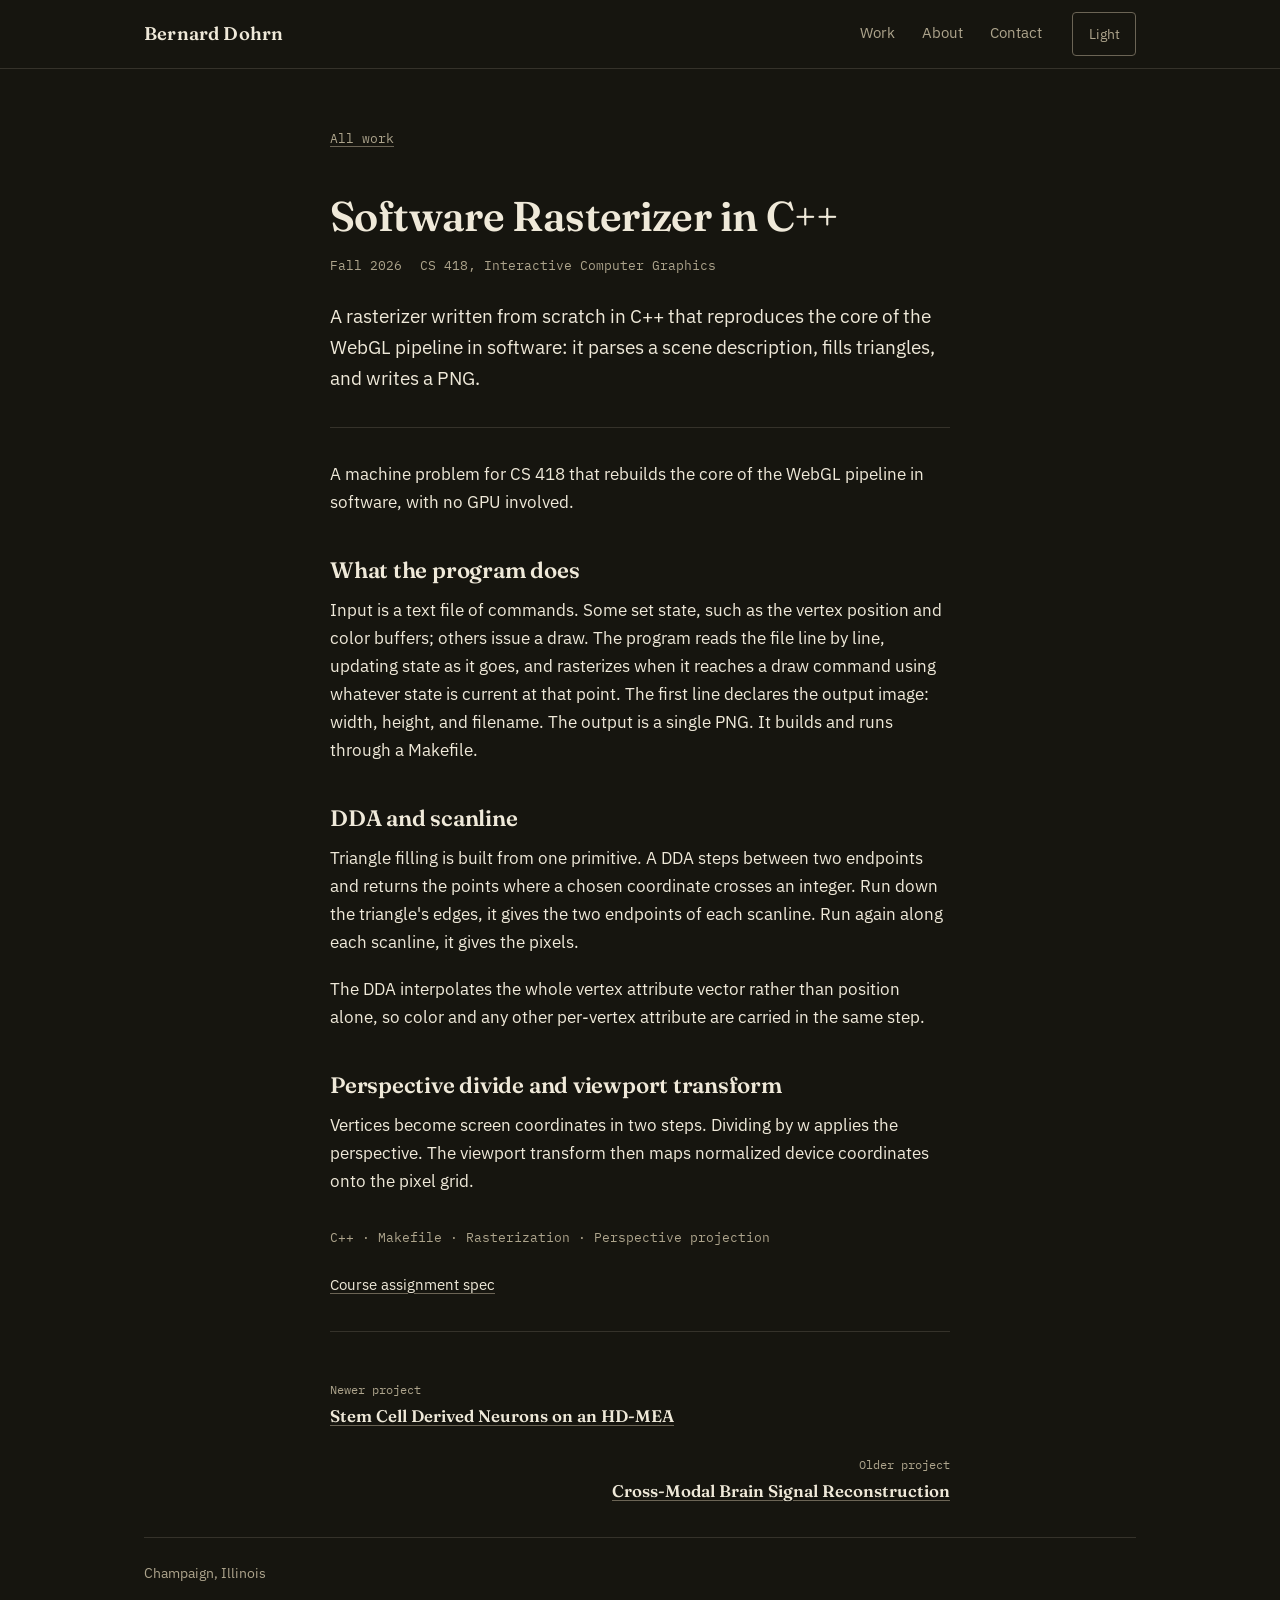
<file: software-rasterizer.html>
<!doctype html>
<html lang="en">
<head>
<meta charset="utf-8">
<meta name="viewport" content="width=device-width, initial-scale=1">
<title>Software Rasterizer in C++ | Bernard Dohrn</title>
<meta name="description" content="A rasterizer written from scratch in C++ that reproduces the core of the WebGL pipeline in software: parse a scene description, fill triangles, write a PNG.">

<!-- Applied before first paint so a saved light theme never flashes dark. -->
<script>
  try {
    var t = localStorage.getItem('theme');
    if (t === 'light' || t === 'dark') document.documentElement.dataset.theme = t;
  } catch (e) {}
</script>

<link rel="preconnect" href="https://fonts.googleapis.com">
<link rel="preconnect" href="https://fonts.gstatic.com" crossorigin>
<link rel="stylesheet" href="https://fonts.googleapis.com/css2?family=Fraunces:opsz,wght@9..144,500..700&family=IBM+Plex+Mono:wght@400;500&family=IBM+Plex+Sans:wght@400;500;600&display=swap">
<link rel="stylesheet" href="styles.css">
</head>
<body>

<a class="skip-link" href="#main">Skip to content</a>

<header class="masthead" id="top">
  <div class="masthead__inner">
    <a class="masthead__name" href="index.html">Bernard Dohrn</a>
    <nav class="masthead__nav" aria-label="Sections">
      <a href="index.html#work">Work</a>
      <a href="index.html#about">About</a>
      <a href="index.html#contact">Contact</a>
      <button class="theme-toggle" type="button" id="theme-toggle" aria-label="Switch to light theme">Light</button>
    </nav>
  </div>
</header>

<main id="main">
  <article class="project">
    <p class="project__back"><a href="index.html#work">All work</a></p>

    <h1 class="project__title">Software Rasterizer in C++</h1>

    <p class="project__meta">
        <span class="project__meta-item">Fall 2026</span>
        <span class="project__meta-item">CS 418, Interactive Computer Graphics</span>
      </p>

    <p class="project__lede">A rasterizer written from scratch in C++ that reproduces the core of the WebGL pipeline in software: it parses a scene description, fills triangles, and writes a PNG.</p>

    <div class="prose">
      <p>A machine problem for CS 418 that rebuilds the core of the WebGL pipeline in software,
        with no GPU involved.</p>

      <h2>What the program does</h2>

      <p>Input is a text file of commands. Some set state, such as the vertex position and color
        buffers; others issue a draw. The program reads the file line by line, updating state
        as it goes, and rasterizes when it reaches a draw command using whatever state is
        current at that point. The first line declares the output image: width, height, and
        filename. The output is a single PNG. It builds and runs through a Makefile.</p>

      <h2>DDA and scanline</h2>

      <p>Triangle filling is built from one primitive. A DDA steps between two endpoints and
        returns the points where a chosen coordinate crosses an integer. Run down the
        triangle's edges, it gives the two endpoints of each scanline. Run again along each
        scanline, it gives the pixels.</p>

      <p>The DDA interpolates the whole vertex attribute vector rather than position alone, so
        color and any other per-vertex attribute are carried in the same step.</p>

      <h2>Perspective divide and viewport transform</h2>

      <p>Vertices become screen coordinates in two steps. Dividing by w applies the perspective.
        The viewport transform then maps normalized device coordinates onto the pixel
        grid.</p>
    </div>

    <p class="project__stack">C++<span aria-hidden="true"> · </span>Makefile<span aria-hidden="true"> · </span>Rasterization<span aria-hidden="true"> · </span>Perspective projection</p>
    <p class="entry__links">
      <a href="https://cs418.cs.illinois.edu/website/mp/rasterizer.html">Course assignment spec</a>
    </p>
  </article>

  <nav class="pager" aria-label="Other projects">
        <a class="pager__link" href="neuron-culture-mea.html">
          <span class="pager__dir">Newer project</span>
          <span class="pager__title">Stem Cell Derived Neurons on an HD-MEA</span>
        </a>
        <a class="pager__link pager__link--older" href="eeg-fmri-reconstruction.html">
          <span class="pager__dir">Older project</span>
          <span class="pager__title">Cross-Modal Brain Signal Reconstruction</span>
        </a>
  </nav>
</main>

<footer class="footer">
  <div class="footer__inner">
    <p>Champaign, Illinois</p>
  </div>
</footer>

<script src="main.js"></script>
</body>
</html>
</file>
<file: styles.css>
/*
  Bernard Dohrn, portfolio.
  Direction, palette reasoning, and dials live in DESIGN.md.
  Dials held here: ENERGY 2 / RHYTHM 2 / MOTION 1.
*/

/* Tokens */

:root {
  /* Dark is the default: it is the stated brand direction, not a trend. */
  --ground:     #16150F;
  --surface:    #1E1C15;
  --ink:        #EFE9D9;
  --ink-muted:  #ADA48C;
  --edge:       #6B6455;
  --rule:       #35322A;
  --accent:     #7FE86B;

  --font-serif: 'Fraunces', Georgia, 'Times New Roman', serif;
  --font-sans:  'IBM Plex Sans', 'Segoe UI', system-ui, -apple-system, sans-serif;
  --font-mono:  'IBM Plex Mono', ui-monospace, 'Cascadia Mono', Consolas, monospace;

  /* Two radii only. Nothing on this page is a pill. */
  --radius-sm: 2px;
  --radius-md: 4px;

  --measure: 62ch;

  /* One container width and one gutter, shared by the masthead, the sections,
     and the footer, so all three land on the same left edge. */
  --container: 62rem;
  --gutter: 1.25rem;
}

:root[data-theme="light"] {
  --ground:     #F6F1E4;
  --surface:    #FFFCF3;
  --ink:        #191710;
  --ink-muted:  #57503F;
  --edge:       #8A8271;
  --rule:       #DDD5C2;
  --accent:     #256E1F;
}

/* Base */

*, *::before, *::after { box-sizing: border-box; }

html {
  scroll-behavior: smooth;
}

body {
  margin: 0;
  background: var(--ground);
  color: var(--ink);
  font-family: var(--font-sans);
  /* Fluid, so the body text has a mobile register of its own. */
  font-size: clamp(1rem, 0.96rem + 0.2vw, 1.0625rem);
  line-height: 1.65;
  -webkit-font-smoothing: antialiased;
  /* Overflow is prevented at the source (minmax(0,1fr) tracks, max-widths)
     rather than clipped here: overflow-x on html or body would create a
     scroll container and break the sticky masthead. This only catches a
     pathological unbroken string. */
  overflow-wrap: break-word;
}

p { margin: 0 0 1.1em; max-width: var(--measure); }
p:last-child { margin-bottom: 0; }

a {
  color: inherit;
  text-decoration: underline;
  text-decoration-color: var(--edge);
  text-underline-offset: 0.22em;
  text-decoration-thickness: 1px;
  transition: text-decoration-color 120ms ease, color 120ms ease;
}

/* MOTION 1: hover and focus are the only places anything moves. */
a:hover { text-decoration-color: var(--accent); }

:focus-visible {
  outline: 2px solid var(--accent);
  outline-offset: 3px;
  border-radius: var(--radius-sm);
}

@media (prefers-reduced-motion: reduce) {
  html { scroll-behavior: auto; }
  * { transition-duration: 0.01ms !important; }
}

.skip-link {
  position: absolute;
  left: 0.75rem;
  top: -4rem;
  z-index: 10;
  padding: 0.75rem 1rem;
  background: var(--surface);
  color: var(--ink);
  border: 1px solid var(--edge);
  border-radius: var(--radius-md);
  text-decoration: none;
  transition: top 120ms ease;
}
.skip-link:focus { top: 0.75rem; }

.code {
  font-family: var(--font-mono);
  font-size: 0.85em;
  color: var(--ink-muted);
}

/* Masthead */

/*
  Mobile gets two rows and no stickiness: one row cannot hold the name, three
  links, and the toggle at 375px without cramping the tap targets, and a tall
  sticky bar would eat the screen. From 40rem it fits on one row, so it sticks.
*/
/* The bar itself is full bleed so its rule spans the viewport; the inner
   wrapper is what aligns with the content column. */
.masthead {
  padding: 0 var(--gutter);
  border-bottom: 1px solid var(--rule);
  background: var(--ground);
}

.masthead__inner {
  max-width: var(--container);
  margin: 0 auto;
  padding: 0.75rem 0;
  display: flex;
  flex-direction: column;
  gap: 0.25rem;
}

.masthead__name {
  /* Matches the 44px minimum the nav links already carry: it is a real link
     to the top of the page, so it is a real tap target. */
  display: inline-flex;
  align-items: center;
  min-height: 44px;
  align-self: flex-start;
  font-family: var(--font-serif);
  font-size: 1.15rem;
  font-weight: 600;
  letter-spacing: 0.01em;
  text-decoration: none;
}
.masthead__name:hover { text-decoration: underline; text-decoration-color: var(--accent); }

.masthead__nav {
  display: flex;
  align-items: center;
  gap: 0.25rem;
  margin-left: -0.6rem;
}

.masthead__nav a {
  /* 44px minimum touch target, with spacing between neighbors. */
  display: inline-flex;
  align-items: center;
  min-height: 44px;
  padding: 0 0.6rem;
  font-size: 0.9375rem;
  color: var(--ink-muted);
  text-decoration: none;
  border-bottom: 2px solid transparent;
}
.masthead__nav a:hover { color: var(--ink); border-bottom-color: var(--accent); }

.theme-toggle {
  min-height: 44px;
  min-width: 64px;
  margin-left: auto;
  padding: 0 0.85rem;
  font-family: var(--font-sans);
  font-size: 0.875rem;
  color: var(--ink-muted);
  background: transparent;
  border: 1px solid var(--edge);
  border-radius: var(--radius-md);
  cursor: pointer;
  transition: color 120ms ease, border-color 120ms ease;
}
.theme-toggle:hover { color: var(--ink); border-color: var(--ink-muted); }

/* Shared layout */

main { padding: 0 var(--gutter); }

.intro,
.work,
.about,
.contact {
  max-width: var(--container);
  margin: 0 auto;
}

/* Sections carry deliberately different vertical registers rather than one
   uniform pad: the intro opens wide, work is dense, contact closes tight. */
.intro   { padding: 5rem 0 3rem; }
.work    { padding: 1rem 0 2.5rem; }
.about   { padding: 3rem 0 2.5rem; border-top: 1px solid var(--rule); }
.contact { padding: 2.5rem 0 3.5rem; border-top: 1px solid var(--rule); }

/* Breathing room above a jumped-to section. These ids exist only on the index,
   which no longer has a sticky bar to clear, so this is spacing, not clearance. */
#work, #about, #contact { scroll-margin-top: 2rem; }

.section-heading {
  margin: 0 0 2rem;
  font-family: var(--font-sans);
  font-size: 0.8125rem;
  font-weight: 600;
  /* Modest tracking to separate the label from prose. Not the wide-tracked
     uppercase display treatment; it stays small and quiet. */
  letter-spacing: 0.08em;
  text-transform: uppercase;
  color: var(--ink-muted);
}

/* Intro */

.intro { position: relative; }

/*
  The identity block is centered; the prose below it is not. The change in
  alignment is what separates the header from the content, and the content then
  shares its left edge with every section further down the page.
*/
.intro__identity {
  text-align: center;
  margin-bottom: 3.5rem;
}

/*
  On the index the toggle sits in the page's top-right corner, which is where it
  already sits inside the masthead on the project pages, so it does not move
  between page types.
*/
.intro > .theme-toggle {
  position: absolute;
  top: 1.25rem;
  right: 0;
  margin: 0;
}

/* The name is the page's h1: on a personal site it is the thing being named,
   and it gives the index an opening the masthead wordmark is too small to be. */
.intro__name {
  margin: 0 0 0.3rem;
  font-family: var(--font-serif);
  font-size: clamp(2.5rem, 1.7rem + 3.4vw, 4.25rem);
  font-weight: 600;
  line-height: 1.04;
  letter-spacing: -0.025em;
}

/* Set in the same mono as the project rails, so the page opens in a voice it
   goes on to use rather than introducing a second one for the header alone. */
.intro__disciplines {
  margin: 0 0 1.5rem;
  max-width: none;
  font-family: var(--font-mono);
  /* Same size as the project rails, so it reads as a label on the name rather
     than a line of its own. */
  font-size: 0.8125rem;
  line-height: 1.5;
  color: var(--ink-muted);
}

/*
  The index carries its navigation here rather than in a bar. The name is already
  the largest thing on the page, so a sticky wordmark above it would say the same
  thing twice. Project pages keep the masthead: they have no hero to hold this,
  and their write-ups are long enough to need nav that stays put.
*/
.hero-nav {
  display: flex;
  flex-wrap: wrap;
  align-items: center;
  justify-content: center;
  gap: 0 1.25rem;
  margin: 0;
}

.hero-nav a {
  display: inline-flex;
  align-items: center;
  min-height: 44px;
  padding: 0 0.6rem;
  font-size: 1rem;
  color: var(--ink-muted);
  text-decoration: none;
  border-bottom: 2px solid transparent;
}
.hero-nav a:hover { color: var(--ink); border-bottom-color: var(--accent); }

.intro__lede + .intro__lede { margin-top: 1.1em; }

.intro__lede {
  font-size: clamp(1.0625rem, 1rem + 0.3vw, 1.1875rem);
  color: var(--ink);
  max-width: 58ch;
}

/* Work entries */

/*
  The metadata rail is the identity motif: date, program, status, set in mono
  like the channel labels down the edge of a recording. It carries real data,
  so it is structure rather than a decorative stripe. It stacks above the entry
  on narrow screens instead of being dropped.
*/
.entry {
  padding: 2rem 0;
  border-top: 1px solid var(--rule);
}
.entry:first-of-type { border-top: none; padding-top: 0; }

.entry__rail {
  margin: 0 0 1rem;
  font-family: var(--font-mono);
  font-size: 0.8125rem;
  line-height: 1.5;
  color: var(--ink-muted);
}
.entry__rail p { margin: 0 0 0.35rem; max-width: none; }
.entry__rail p:last-child { margin-bottom: 0; }

.entry__dates { color: var(--ink); }

.entry__status {
  display: flex;
  align-items: center;
  gap: 0.4rem;
  color: var(--accent);
}
/* The word "Active" carries the meaning; the mark only reinforces it, so the
   status is never communicated by color alone. */
.entry__status-mark {
  width: 7px;
  height: 7px;
  border-radius: 50%;
  background: var(--accent);
  flex: none;
}

.entry__title {
  margin: 0 0 0.75rem;
  font-family: var(--font-serif);
  font-size: clamp(1.35rem, 1.15rem + 0.85vw, 1.75rem);
  font-weight: 600;
  line-height: 1.2;
  letter-spacing: -0.01em;
}

.entry__stack {
  margin-top: 1.1em;
  font-family: var(--font-mono);
  font-size: 0.8125rem;
  color: var(--ink-muted);
}

/* Two 44px targets separated only by a whitespace node sit about 4px apart,
   which is a coin flip under a thumb. The gap is the other half of tappability. */
.entry__links {
  display: flex;
  flex-wrap: wrap;
  gap: 0 1.75rem;
  margin-top: 0.9em;
  font-size: 0.9375rem;
}
.entry__links a { min-height: 44px; display: inline-flex; align-items: center; }

/* About */

/*
  A different composition from Work on purpose (RHYTHM 2): no rail, run-in
  labels above their content, single measure. Two sections that share a layout
  read as a template.
*/
.about__row { margin-bottom: 2rem; }
.about__row:last-child { margin-bottom: 0; }

.about__label {
  margin: 0 0 0.5rem;
  font-family: var(--font-serif);
  font-size: 1.0625rem;
  font-weight: 600;
  color: var(--ink);
}

.about__lead { max-width: 56ch; }

.about__aside {
  color: var(--ink-muted);
  font-size: 0.9375rem;
  max-width: 56ch;
}

.about__list {
  margin: 0;
  padding: 0;
  list-style: none;
  font-size: 0.9375rem;
}
.about__list li {
  padding: 0.25rem 0;
  display: flex;
  gap: 0.6rem;
}
.about__list .code { flex: none; min-width: 5.5rem; }

/* Marks a course that has not been taken yet, so the list cannot be read as a
   claim about completed work. */
.about__when {
  font-family: var(--font-mono);
  font-size: 0.75rem;
  color: var(--ink-muted);
  white-space: nowrap;
}

/* Contact */

.contact__lede { max-width: 52ch; }

.contact__list {
  margin: 1.25rem 0 0;
  padding: 0;
  list-style: none;
}
/* Three stacked 44px targets sat 4px apart, which is close enough for a thumb
   to catch the wrong one. Spacing is the other half of a usable tap target. */
.contact__list li { margin-bottom: 0.6rem; }
.contact__list li:last-child { margin-bottom: 0; }
.contact__list a {
  display: inline-flex;
  align-items: center;
  min-height: 44px;
  font-size: 1.0625rem;
}

/* Footer */

.footer {
  padding: 0 var(--gutter);
  font-size: 0.875rem;
  color: var(--ink-muted);
}

.footer__inner {
  max-width: var(--container);
  margin: 0 auto;
  padding: 1.5rem 0 2.5rem;
  border-top: 1px solid var(--rule);
}
.footer__inner p { margin: 0; }

/* Project pages */

/*
  A project page is a third composition, not the index entry enlarged. The rail
  turns on its side: the same mono metadata runs as one horizontal strip under
  the title, where a detail page has the width for it and no neighboring
  entries to line up against.
*/
/*
  The article column is the reading measure. Sizing it to the container instead
  left the text against one edge of a much wider block, and the horizontal rules
  ran on past the text, which read as unresolved rather than deliberate. Figures
  break out beyond this column; see the breakpoint block.
*/
.project {
  max-width: var(--measure);
  margin: 0 auto;
  padding: 2rem 0 1rem;
}

.project__back {
  margin: 0 0 2rem;
  font-family: var(--font-mono);
  font-size: 0.8125rem;
}
.project__back a {
  display: inline-flex;
  align-items: center;
  min-height: 44px;
  color: var(--ink-muted);
}
.project__back a:hover { color: var(--ink); }

.project__title {
  margin: 0 0 0.9rem;
  font-family: var(--font-serif);
  font-size: clamp(1.75rem, 1.3rem + 2.1vw, 2.6rem);
  font-weight: 600;
  line-height: 1.15;
  letter-spacing: -0.015em;
  text-wrap: balance;
  max-width: 20ch;
}

.project__meta {
  display: flex;
  flex-wrap: wrap;
  align-items: center;
  gap: 0.4rem 1.1rem;
  margin: 0 0 1.5rem;
  max-width: none;
  font-family: var(--font-mono);
  font-size: 0.8125rem;
  color: var(--ink-muted);
}

.project__status {
  display: inline-flex;
  align-items: center;
  gap: 0.4rem;
  color: var(--accent);
}

.project__lede {
  margin: 0 0 2rem;
  padding-bottom: 2rem;
  border-bottom: 1px solid var(--rule);
  font-size: clamp(1.0625rem, 1rem + 0.3vw, 1.1875rem);
  max-width: none;
}

.project__stack {
  margin-top: 2rem;
  font-family: var(--font-mono);
  font-size: 0.8125rem;
  color: var(--ink-muted);
}

/* Prose.
   Styling for detail that has not been written yet, so pasted-in headings,
   figures, tables and code land already matching the page. */

.prose { max-width: var(--measure); }

.prose h2 {
  margin: 2.5rem 0 0.75rem;
  font-family: var(--font-serif);
  font-size: 1.4rem;
  font-weight: 600;
  line-height: 1.25;
  letter-spacing: -0.01em;
}

.prose h3 {
  margin: 1.75rem 0 0.5rem;
  font-family: var(--font-sans);
  font-size: 1.0625rem;
  font-weight: 600;
}

.prose ul, .prose ol { margin: 0 0 1.1em; padding-left: 1.15rem; }
.prose li { margin-bottom: 0.35em; }

/* A citation link is short and sits inline, which leaves it around 21px tall and
   well under the 44px tap minimum. The padding buys the hit area; the list
   spacing keeps two neighboring targets from overlapping under a thumb. */
.prose li a {
  display: inline-block;
  padding: 0.65rem 0;
}
.prose li:has(a) { margin-bottom: 0.15em; }

.prose figure {
  margin: 2rem 0;
  max-width: none;
}
.prose img { display: block; max-width: 100%; height: auto; border-radius: var(--radius-sm); }

/*
  Matplotlib exports carry their own white ground and black axis labels, so they
  cannot sit directly on the dark theme. The plate turns that into a deliberate
  printed-figure treatment rather than a glaring rectangle, and it holds the same
  value in both themes because the image itself does not change with the theme.
  The caption stays outside the plate so it keeps the site's text colors.
*/
/* A figure wrapped in a link must not inherit the body underline. The image is
   the affordance; a rule drawn under it is just a stray line. */
.prose figure > a { display: block; text-decoration: none; }

/* An embedded player has no intrinsic size to lay out against, so the wrapper
   carries the aspect ratio and the iframe fills it. */
.prose .video {
  position: relative;
  aspect-ratio: 16 / 9;
  background: #000;
  border: 1px solid var(--rule);
  border-radius: var(--radius-md);
  overflow: hidden;
}
.prose .video iframe {
  position: absolute;
  inset: 0;
  width: 100%;
  height: 100%;
  border: 0;
}

.prose .plate {
  display: block;
  padding: 0.75rem;
  background: #FFFCF3;
  border: 1px solid var(--rule);
  border-radius: var(--radius-md);
  text-decoration: none;
}
.prose .plate img { border-radius: 0; }
.prose figcaption {
  margin-top: 0.6rem;
  font-size: 0.875rem;
  color: var(--ink-muted);
  max-width: 56ch;
}

/* Tables scroll inside themselves rather than pushing the page sideways. */
.prose table {
  display: block;
  overflow-x: auto;
  width: 100%;
  margin: 1.75rem 0;
  border-collapse: collapse;
  font-size: 0.9375rem;
  font-variant-numeric: tabular-nums;
}
.prose caption {
  margin-bottom: 0.6rem;
  font-size: 0.875rem;
  color: var(--ink-muted);
  text-align: left;
}
.prose th, .prose td {
  padding: 0.5rem 1rem 0.5rem 0;
  border-bottom: 1px solid var(--rule);
  text-align: left;
  vertical-align: top;
}
.prose th { font-weight: 600; }

.prose pre {
  margin: 1.5rem 0;
  padding: 1rem 1.1rem;
  overflow-x: auto;
  background: var(--surface);
  border: 1px solid var(--rule);
  border-radius: var(--radius-md);
}
.prose pre code { font-size: 0.8125rem; color: var(--ink); }
.prose code {
  font-family: var(--font-mono);
  font-size: 0.85em;
}

.prose blockquote {
  margin: 1.75rem 0;
  padding-left: 1.1rem;
  /* The rule marks quoted material, which is information, not decoration. */
  border-left: 2px solid var(--edge);
  color: var(--ink-muted);
}

/* Pager */

.pager {
  display: flex;
  flex-wrap: wrap;
  gap: 0.5rem 2rem;
  max-width: var(--measure);
  margin: 0 auto;
  padding: 1.75rem 0 1rem;
  border-top: 1px solid var(--rule);
}

.pager__link {
  display: flex;
  flex-direction: column;
  gap: 0.2rem;
  min-height: 44px;
  justify-content: center;
  padding: 0.5rem 0;
  text-decoration: none;
}
/* When only the older link exists it still sits right, so the two pages read
   as one consistent pair rather than jumping sides. */
.pager__link--older { margin-left: auto; text-align: right; align-items: flex-end; }

.pager__dir {
  font-family: var(--font-mono);
  font-size: 0.75rem;
  color: var(--ink-muted);
}
.pager__title {
  font-family: var(--font-serif);
  font-size: 1.05rem;
  font-weight: 600;
  text-decoration: underline;
  text-decoration-color: var(--edge);
  text-decoration-thickness: 1px;
  text-underline-offset: 0.16em;
}
.pager__link:hover .pager__title {
  text-decoration-color: var(--accent);
  text-decoration-thickness: 2px;
}

/* Index entry titles link through. They carry the same underline every other
   link on the site has, in the muted edge color so six of them do not read as a
   wall of rules, and it thickens to the accent on hover. Without a resting
   underline there was no affordance at all on a touch screen, where hover
   never happens. */
.entry__title a {
  text-decoration: underline;
  text-decoration-color: var(--edge);
  text-decoration-thickness: 1px;
  text-underline-offset: 0.16em;
  /* A one-line title is only ~27px tall, so short names like "OpenInteraction"
     fell under the 44px tap minimum while longer ones passed purely because
     they wrapped. The padding buys the hit area; the matching negative margin
     gives it back to the layout, so spacing is unchanged. */
  display: inline-block;
  padding: 0.6rem 0;
  margin: -0.6rem 0;
  color: inherit;
}
.entry__title a:hover {
  text-decoration-color: var(--accent);
  text-decoration-thickness: 2px;
}

/* Breakpoints */

/*
  40rem: the masthead's name, links, and toggle now fit on one row, so it
  becomes a single compact sticky bar.
*/
@media (min-width: 40rem) {
  /* One gutter change moves the masthead, the sections, and the footer
     together, so the shared left edge survives the breakpoint. */
  :root { --gutter: 2rem; }

  .masthead {
    position: sticky;
    top: 0;
    z-index: 5;
  }
  .masthead__inner {
    flex-direction: row;
    align-items: center;
    justify-content: space-between;
    gap: 1.5rem;
  }
  .masthead__nav { margin-left: 0; gap: 0.5rem; }
  .theme-toggle { margin-left: 0.75rem; }

  .intro   { padding: 5rem 0 4rem; }
  .work    { padding: 1.5rem 0 3.5rem; }
  .about   { padding: 4rem 0 3.5rem; }
  .contact { padding: 3.5rem 0 4.5rem; }

  .project { padding: 3rem 0 1.5rem; }
  .pager   { padding: 2.5rem 0 1.5rem; }
}

/*
  56rem: there is finally room for a 11rem rail beside a readable measure, so
  the entry splits into rail and body. Below this it stays stacked, because a
  squeezed rail would starve the prose column.
*/
@media (min-width: 56rem) {
  .entry {
    display: grid;
    grid-template-columns: 11rem minmax(0, 1fr);
    gap: 2.75rem;
    padding: 2.5rem 0;
  }
  .entry__rail { margin: 0; text-align: right; }
  .entry__status { justify-content: flex-end; }

  /*
    About deliberately does NOT take the rail grid that Work uses. It stays a
    single flowing column with run-in serif labels, offset to sit under the
    section heading. Two sections sharing one geometry is how a page starts
    reading as a template.
  */
  .about__row { margin-bottom: 2.75rem; }

  .about__list { columns: 2; column-gap: 2.5rem; }
  .about__list li { break-inside: avoid; }

  /*
    Prose is capped at a reading measure, but a plot is not prose: a seven-slice
    comparison at 62ch is unreadable. Figures widen past the column and center on
    the viewport, so they stay symmetrical with the text above and below them.
  */
  .prose figure {
    width: min(var(--container), calc(100vw - 2 * var(--gutter)));
    margin-left: 50%;
    transform: translateX(-50%);
  }
  .prose figcaption { max-width: 62ch; }

  /* Opt out for an image whose native width is smaller than the column: it stays
     in the text column rather than breaking out, and stretching a UI screenshot
     past its own pixels only blurs the text that made it worth showing. */
  .prose figure.narrow {
    width: auto;
    margin-left: 0;
    transform: none;
  }
}
</file>
